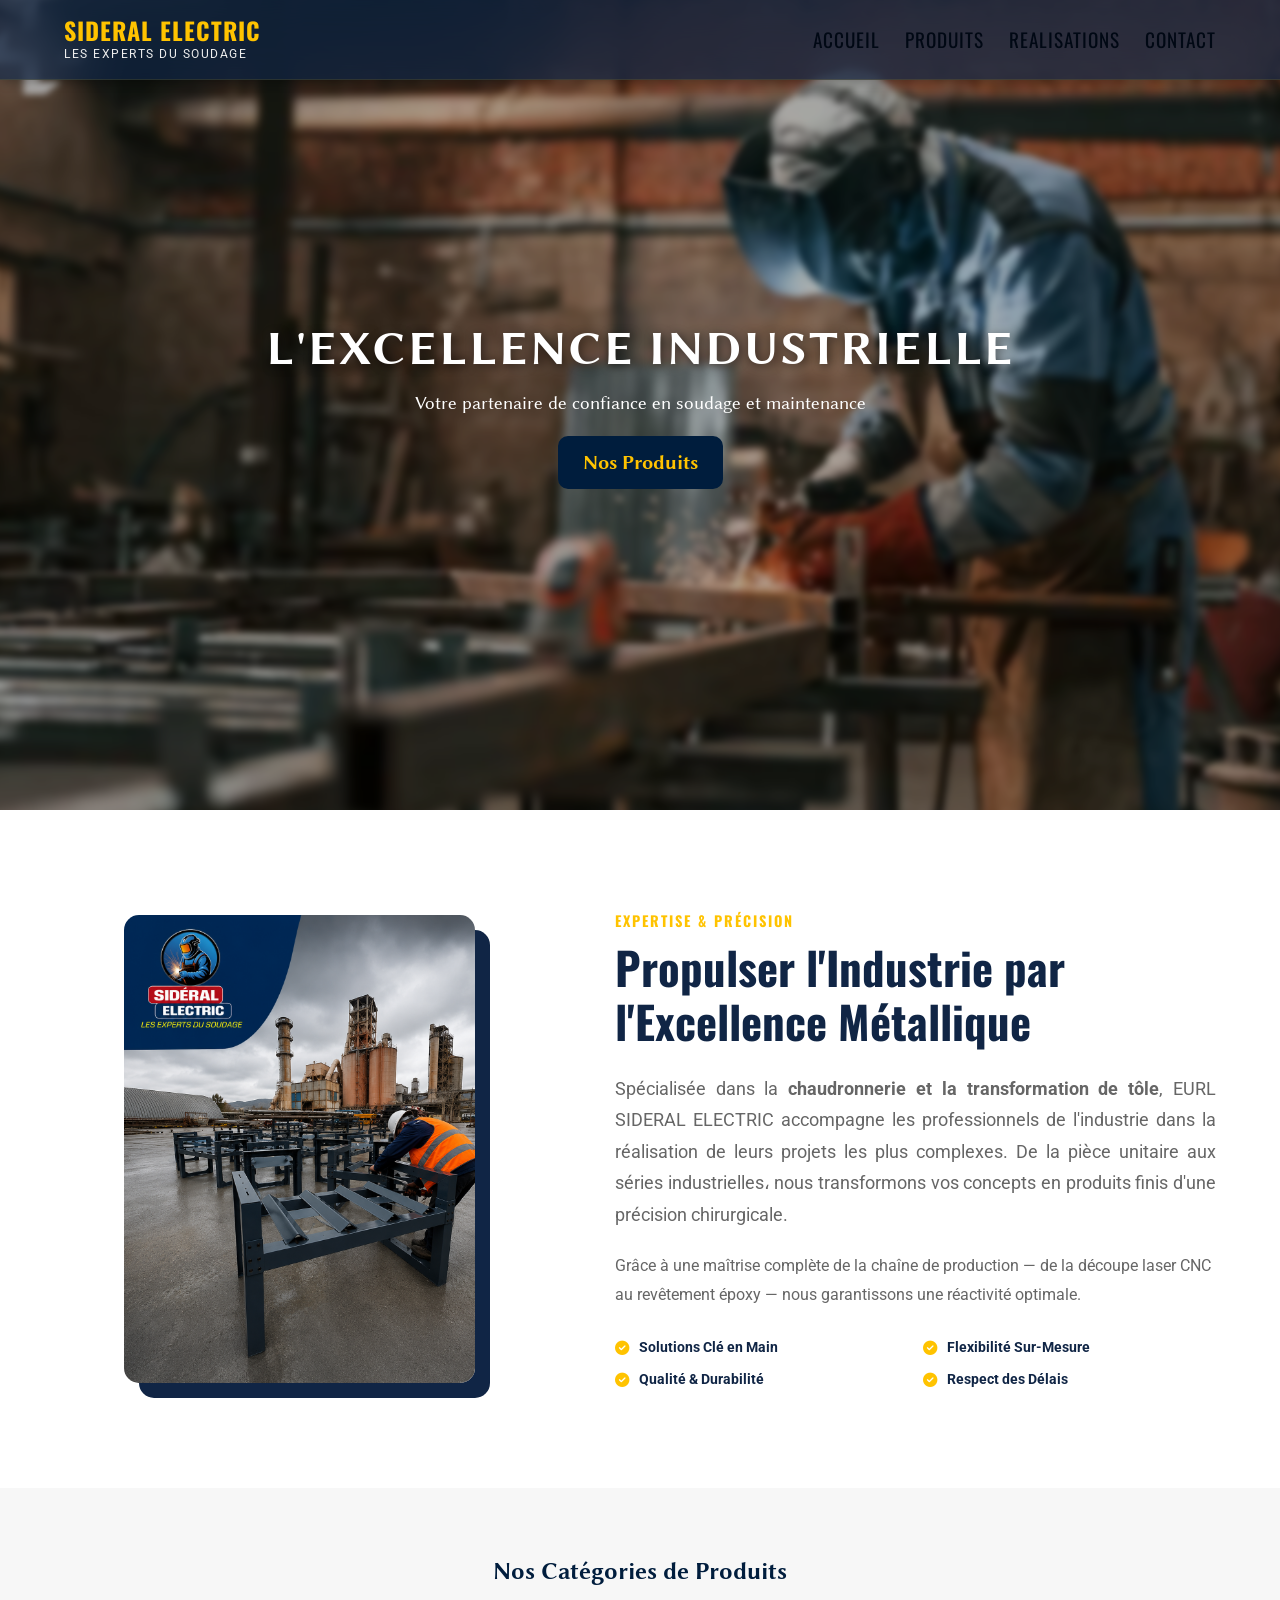
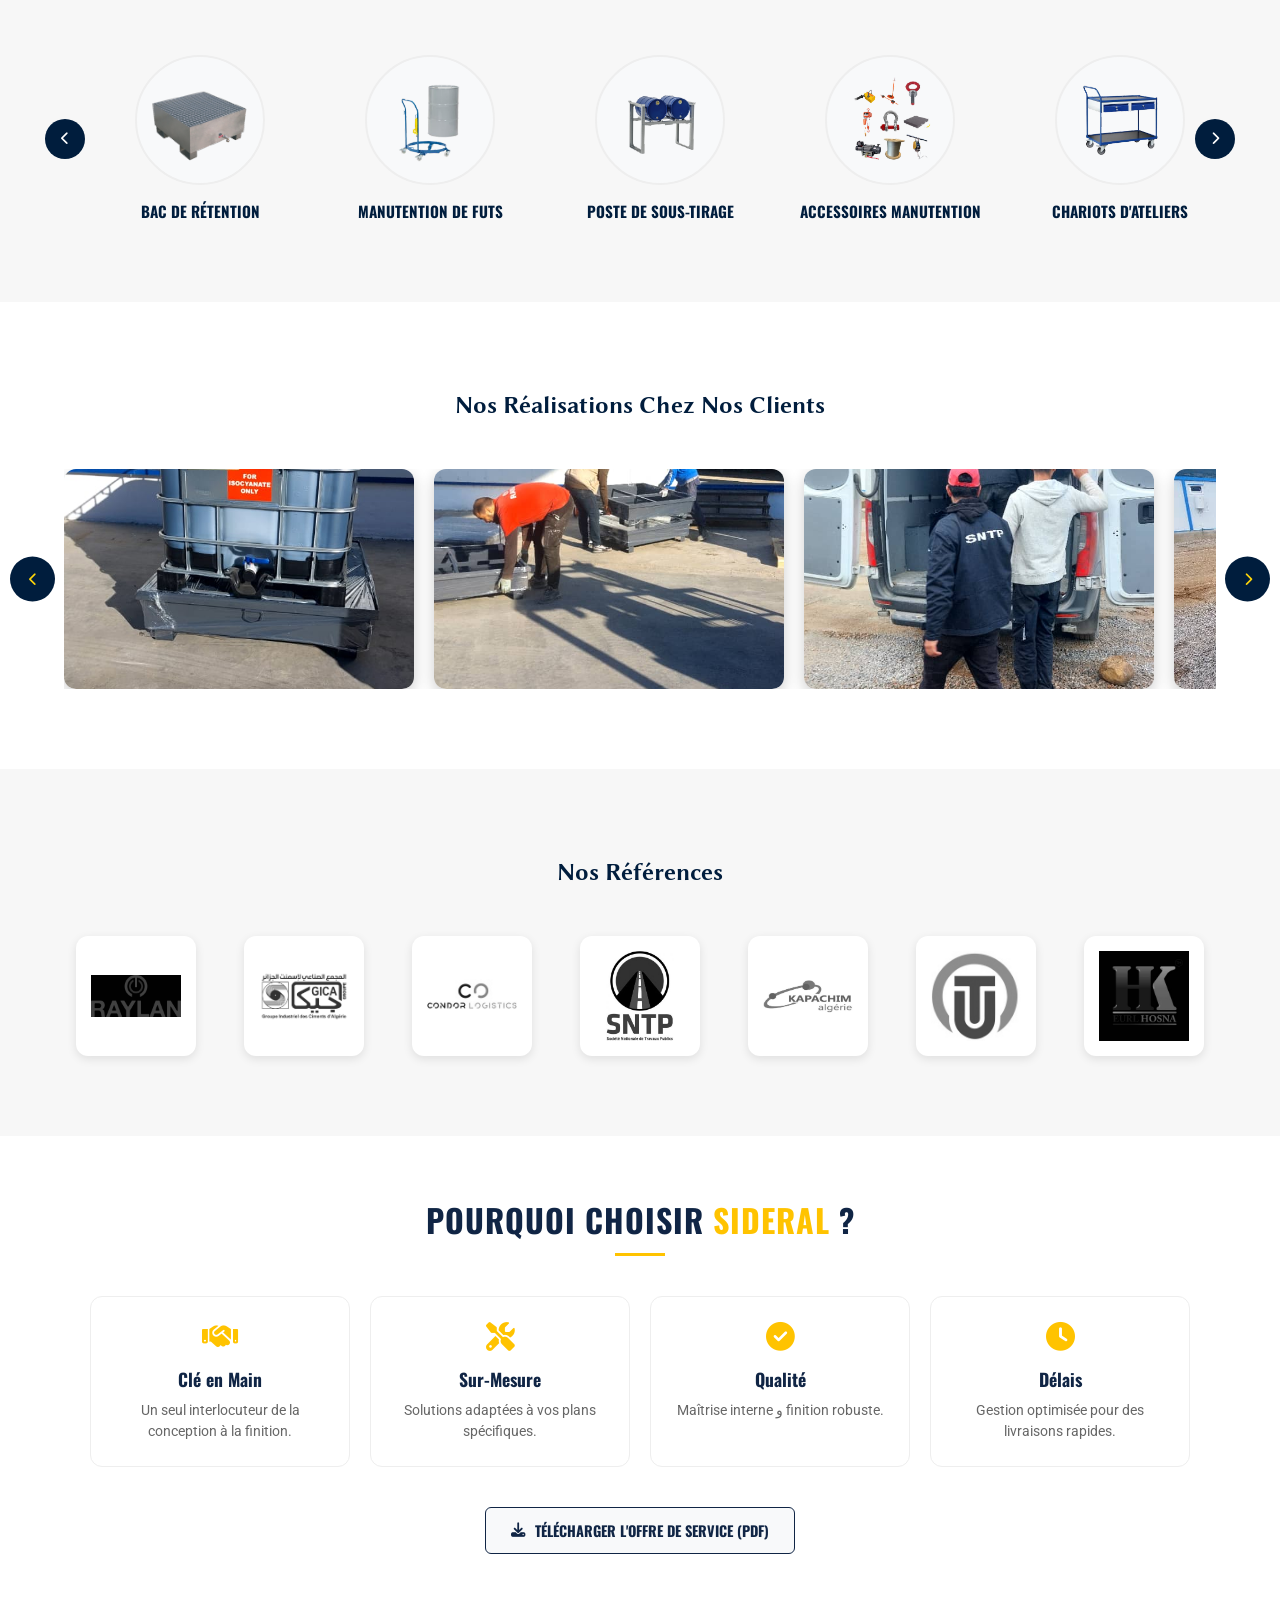
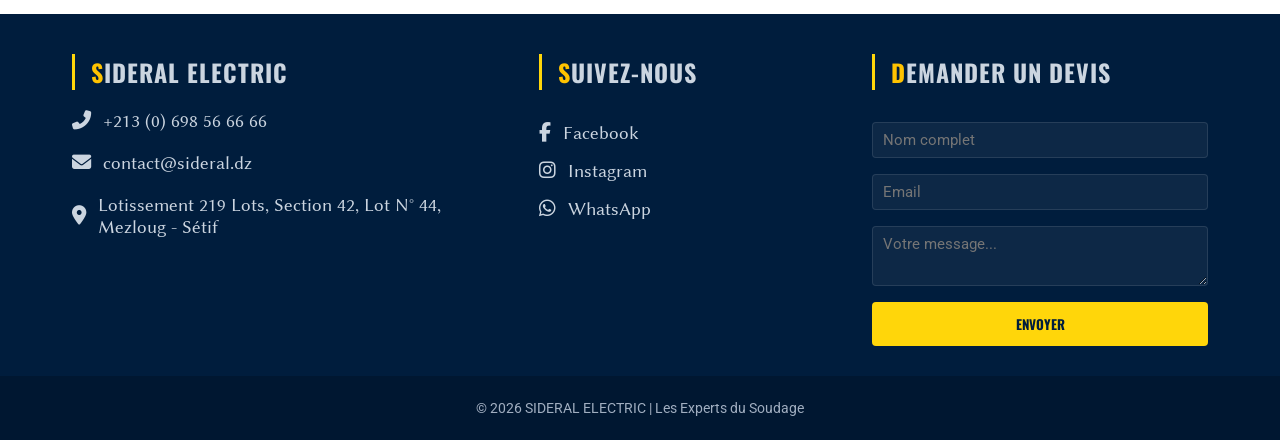
<file: index.html>
<!DOCTYPE html>
<html lang="fr">
<head>
    <meta charset="UTF-8">
    <meta name="viewport" content="width=device-width, initial-scale=1.0">
    <meta name="description" content="Sideral Electric - Experts en solutions de rétention et manutention à Sétif.">
    <title>Sideral Electric | Solutions Industrielles</title>
    <link rel="stylesheet" href="style.css">
    <link href="https://fonts.googleapis.com/css2?family=Roboto:wght@400;700&family=Oswald:wght@500;700&display=swap" rel="stylesheet">
    <link rel="icon" type="image/png" href="logo1.jpg">   
    <link href="https://fonts.googleapis.com/css2?family=Playfair+Display:wght@600;700&display=swap" rel="stylesheet">
  <link href="https://fonts.googleapis.com/css2?family=Bebas+Neue&display=swap" rel="stylesheet">
  <link href="https://fonts.googleapis.com/css2?family=Playfair+Display:wght@700&display=swap" rel="stylesheet">
  <link href="https://fonts.googleapis.com/css2?family=Anton&display=swap" rel="stylesheet">
  <link href="https://fonts.googleapis.com/css2?family=Abril+Fatface&display=swap" rel="stylesheet">
  <link href="https://fonts.googleapis.com/css2?family=League+Spartan:wght@700&display=swap" rel="stylesheet">
<link rel="preconnect" href="https://fonts.googleapis.com">
<link rel="preconnect" href="https://fonts.gstatic.com" crossorigin>
<link href="https://fonts.googleapis.com/css2?family=Bungee&family=Dela+Gothic+One&family=Hanken+Grotesk:ital,wght@0,100..900;1,100..900&family=Libertinus+Sans:ital,wght@0,400;0,700;1,400&family=Sedan+SC&display=swap" rel="stylesheet">
<link rel="stylesheet" href="https://cdnjs.cloudflare.com/ajax/libs/font-awesome/5.15.4/css/all.min.css" />
<link rel="stylesheet" href="https://cdnjs.cloudflare.com/ajax/libs/font-awesome/6.4.0/css/all.min.css">
<link rel="stylesheet" href="https://cdnjs.cloudflare.com/ajax/libs/font-awesome/6.4.0/css/all.min.css">
<link rel="stylesheet" href="https://cdnjs.cloudflare.com/ajax/libs/font-awesome/5.15.4/css/all.min.css" />
<link rel="stylesheet" href="https://cdnjs.cloudflare.com/ajax/libs/font-awesome/5.15.4/css/all.min.css" />

    <link href="https://fonts.googleapis.com/css2?family=Bungee&family=Oswald:wght@700&family=Roboto:wght@400;700&display=swap" rel="stylesheet">
</head>
<body>

<nav>
  <div class="nav-inner">
    
    <div class="logo-text">
      <span class="brand-name">SIDERAL ELECTRIC</span>
      <span class="brand-slogan">LES EXPERTS DU SOUDAGE</span>
    </div>

    <!-- زر الهامبرغر -->
    <div class="hamburger" id="hamburger">
      <span></span>
      <span></span>
      <span></span>
    </div>

    <ul class="nav-links" id="nav-links">
      <li><a href="#home">ACCUEIL</a></li>
      <li><a href="#categories-slider">PRODUITS</a></li>
      <li><a href="#clients-gallery">REALISATIONS</a></li>
      <li><a href="#contact">CONTACT</a></li>
    </ul>

  </div>
</nav>



    <header id="home" class="hero">
    <div class="hero-overlay"></div> <div class="hero-content">
        <h1>L'EXCELLENCE INDUSTRIELLE</h1>
        <p>Votre partenaire de confiance en soudage et maintenance</p><br>
        <div class="hero-btns">
            <a href="#categories-slider" class="work-btn">Nos Produits </a>
       
        </div>
    </div>
</header>

<section id="about" style="padding: 100px 0; background-color: #ffffff;">
    <div style="width: 90%; max-width: 1200px; margin: 0 auto; display: flex; flex-wrap: wrap; align-items: center; gap: 50px;">
        
        <div style="flex: 1; min-width: 350px;">
            <div style="position: relative;">
                <img src="propos.png" alt="Atelier SIDERAL" style="width: 70%; margin-left: 60px; border-radius: 15px; box-shadow: 15px 15px 0px #102545; display: block;">
            </div>
        </div>

        <div style="flex: 1.2; min-width: 350px;">
            <span style="color: #FFC300; font-family: 'Oswald', sans-serif; font-weight: 700; text-transform: uppercase; letter-spacing: 2px; font-size: 0.9rem; display: block; margin-bottom: 10px;">
                Expertise & Précision
            </span>
            <h2 style="color: #102545; font-family: 'Oswald', sans-serif; font-size: 2.8rem; line-height: 1.2; margin-bottom: 25px;">
                Propulser l'Industrie par l'Excellence Métallique
            </h2>
            
            <p style="color: #666; font-size: 1.1rem; line-height: 1.8; margin-bottom: 20px; text-align: justify;">
                Spécialisée dans la <strong>chaudronnerie et la transformation de tôle</strong>, 
                EURL SIDERAL ELECTRIC accompagne les professionnels de l'industrie dans la réalisation 
                de leurs projets les plus complexes. De la pièce unitaire aux séries industrielles، 
                nous transformons vos concepts en produits finis d'une précision chirurgicale.
            </p>

            <p style="color: #666; font-size: 1rem; line-height: 1.8; margin-bottom: 30px;">
                Grâce à une maîtrise complète de la chaîne de production — de la découpe laser CNC 
                au revêtement époxy — nous garantissons une réactivité optimale.
            </p>

            <div style="display: grid; grid-template-columns: 1fr 1fr; gap: 15px;">
                <div style="display: flex; align-items: center; gap: 10px; color: #102545; font-weight: bold; font-size: 0.9rem;">
                    <i class="fas fa-check-circle" style="color: #FFC300;"></i> Solutions Clé en Main
                </div>
                <div style="display: flex; align-items: center; gap: 10px; color: #102545; font-weight: bold; font-size: 0.9rem;">
                    <i class="fas fa-check-circle" style="color: #FFC300;"></i> Flexibilité Sur-Mesure
                </div>
                <div style="display: flex; align-items: center; gap: 10px; color: #102545; font-weight: bold; font-size: 0.9rem;">
                    <i class="fas fa-check-circle" style="color: #FFC300;"></i> Qualité & Durabilité
                </div>
                <div style="display: flex; align-items: center; gap: 10px; color: #102545; font-weight: bold; font-size: 0.9rem;">
                    <i class="fas fa-check-circle" style="color: #FFC300;"></i> Respect des Délais
                </div>
            </div>
        </div>

    </div>
</section>

<section id="categories-slider" class="categories-section">
    <h2 class="section-title">Nos Catégories de Produits</h2>
    
    <div class="slider-container">
        <button class="slider-arrow left" id="cat-prev">
            <i class="fas fa-chevron-left"></i>
        </button>

        <div class="categories-wrapper" id="categories-scroll">
            <a href="BR.html" class="cat-item">
                <div class="icon-box"><img src="BDR.svg" alt="Bac"></div>
                <h3>Bac de rétention</h3>
            </a>
            <a href="products/manutention/index.html" class="cat-item">
                <div class="icon-box"><img src="MDF.svg" alt="Manutention"></div>
                <h3>Manutention de futs</h3>
            </a>
            <a href="pst.html" class="cat-item">
                <div class="icon-box"><img src="PST.svg" alt="Sous-tirage"></div>
                <h3>Poste de sous-tirage</h3>
            </a>
            <a href="products/accessoires/index.html" class="cat-item">
                <div class="icon-box"><img src="AM.svg" alt="Accessoires"></div>
                <h3>Accessoires Manutention</h3>
            </a>
            <a href="chariot.html" class="cat-item">
                <div class="icon-box"><img src="CA.svg" alt="Ateliers"></div>
                <h3>Chariots d'ateliers</h3>
            </a>
            <a href="abri.html" class="cat-item">
                <div class="icon-box"><img src="ABR.svg" alt="Abris"></div>
                <h3>Abris (Fumeur & Bus)</h3>
            </a>
            <a href="rf.html" class="cat-item">
                <div class="icon-box"><img src="rf.svg" alt="Rallonge de Fouches"></div>
                <h3>RALLONGE DE FOUCHES</h3>
            </a>
            <a href="products/barrieres/index.html" class="cat-item">
                <div class="icon-box"><img src="BI.svg" alt="Barrière"></div>
                <h3>Barrière Industrielle</h3>
            </a>
        </div>

        <button class="slider-arrow right" id="cat-next">
            <i class="fas fa-chevron-right"></i>
        </button>
    </div>
</section>

<section id="clients-gallery" class="clients-gallery">
  <h2 class="section-title">Nos Réalisations Chez Nos Clients</h2>

  <div class="gallery-wrapper">
    
    <button class="gallery-arrow left" id="gallery-left">
      <i class="fas fa-chevron-left"></i>
    </button>

    <div class="gallery-scroll" id="gallery-scroll">

      <!-- 30 images -->
      <img src="c1.jpeg" class="gallery-img">
      <img src="c2.jpeg" class="gallery-img">
      <img src="c3.jpeg" class="gallery-img">
      <img src="c4.jpeg" class="gallery-img">
      <img src="c5.jpeg" class="gallery-img">
      <img src="c6.jpeg" class="gallery-img">
      <img src="c7.jpeg" class="gallery-img">
      <img src="c8.jpeg" class="gallery-img">
      <img src="c9.jpeg" class="gallery-img">
      <img src="c10.jpeg" class="gallery-img">
      <img src="c11.jpeg" class="gallery-img">
      <img src="c12.jpeg" class="gallery-img">
      <img src="c13.jpeg" class="gallery-img">
      <img src="c14.jpeg" class="gallery-img">
      <img src="c15.jpeg" class="gallery-img">
      <img src="c16.jpeg" class="gallery-img">
      <img src="c17.jpeg" class="gallery-img">
      <img src="c18.jpeg" class="gallery-img">
      <img src="c19.jpeg" class="gallery-img">
      <img src="c20.jpeg" class="gallery-img">
      <img src="c21.jpeg" class="gallery-img">
      <img src="c22.jpeg" class="gallery-img">
      <img src="c23.jpeg" class="gallery-img">
      <img src="c24.jpeg" class="gallery-img">
      <img src="c25.jpeg" class="gallery-img">
      <img src="c26.jpeg" class="gallery-img">
      <img src="c27.jpeg" class="gallery-img">
      <img src="c28.jpeg" class="gallery-img">
      <img src="c29.jpeg" class="gallery-img">
      <img src="c30.jpeg" class="gallery-img">

    </div>

    <button class="gallery-arrow right" id="gallery-right">
      <i class="fas fa-chevron-right"></i>
    </button>

  </div>
</section><section class="references">
  <h2 class="section-title">Nos Références</h2>

  <div class="logos-grid">
    <img src="l1.jpeg" alt="">
    <img src="l2.jpeg" alt="">
    <img src="l3.jpeg" alt="">
    <img src="l4.jpeg" alt="">
    <img src="l5.jpeg" alt="">
    <img src="l6.jpeg" alt="">
    <img src="l7.jpeg" alt="">
  </div>
</section>


<section id="why-choose-us" style="padding: 60px 0; background-color: #ffffff; font-family: 'Roboto', sans-serif;">
    <div style="width: 90%; max-width: 1100px; margin: 0 auto;">
        
        <div style="text-align: center; margin-bottom: 40px;">
            <h2 style="font-family: 'Oswald', sans-serif; font-size: 2rem; color: #102545; text-transform: uppercase; letter-spacing: 1px; margin-bottom: 10px;">
                Pourquoi choisir <span style="color: #FFC300;">SIDERAL</span> ?
            </h2>
            <div style="width: 50px; height: 3px; background: #FFC300; margin: 0 auto;"></div>
        </div>

        <div style="display: grid; grid-template-columns: repeat(auto-fit, minmax(200px, 1fr)); gap: 20px; margin-bottom: 40px;">
            
            <div style="padding: 25px 15px; border: 1px solid #eee; border-radius: 12px; text-align: center; transition: 0.3s;" onmouseover="this.style.borderColor='#FFC300'; this.style.boxShadow='0 5px 15px rgba(0,0,0,0.05)';" onmouseout="this.style.borderColor='#eee'; this.style.boxShadow='none';">
                <i class="fas fa-handshake" style="font-size: 1.8rem; color: #FFC300; margin-bottom: 15px; display: block;"></i>
                <h3 style="font-family: 'Oswald', sans-serif; font-size: 1.1rem; color: #102545; margin-bottom: 8px;">Clé en Main</h3>
                <p style="font-size: 0.85rem; color: #666; line-height: 1.5; margin: 0;">Un seul interlocuteur de la conception à la finition.</p>
            </div>

            <div style="padding: 25px 15px; border: 1px solid #eee; border-radius: 12px; text-align: center; transition: 0.3s;" onmouseover="this.style.borderColor='#FFC300'; this.style.boxShadow='0 5px 15px rgba(0,0,0,0.05)';" onmouseout="this.style.borderColor='#eee'; this.style.boxShadow='none';">
                <i class="fas fa-tools" style="font-size: 1.8rem; color: #FFC300; margin-bottom: 15px; display: block;"></i>
                <h3 style="font-family: 'Oswald', sans-serif; font-size: 1.1rem; color: #102545; margin-bottom: 8px;">Sur-Mesure</h3>
                <p style="font-size: 0.85rem; color: #666; line-height: 1.5; margin: 0;">Solutions adaptées à vos plans spécifiques.</p>
            </div>

            <div style="padding: 25px 15px; border: 1px solid #eee; border-radius: 12px; text-align: center; transition: 0.3s;" onmouseover="this.style.borderColor='#FFC300'; this.style.boxShadow='0 5px 15px rgba(0,0,0,0.05)';" onmouseout="this.style.borderColor='#eee'; this.style.boxShadow='none';">
                <i class="fas fa-check-circle" style="font-size: 1.8rem; color: #FFC300; margin-bottom: 15px; display: block;"></i>
                <h3 style="font-family: 'Oswald', sans-serif; font-size: 1.1rem; color: #102545; margin-bottom: 8px;">Qualité</h3>
                <p style="font-size: 0.85rem; color: #666; line-height: 1.5; margin: 0;">Maîtrise interne و finition robuste.</p>
            </div>

            <div style="padding: 25px 15px; border: 1px solid #eee; border-radius: 12px; text-align: center; transition: 0.3s;" onmouseover="this.style.borderColor='#FFC300'; this.style.boxShadow='0 5px 15px rgba(0,0,0,0.05)';" onmouseout="this.style.borderColor='#eee'; this.style.boxShadow='none';">
                <i class="fas fa-clock" style="font-size: 1.8rem; color: #FFC300; margin-bottom: 15px; display: block;"></i>
                <h3 style="font-family: 'Oswald', sans-serif; font-size: 1.1rem; color: #102545; margin-bottom: 8px;">Délais</h3>
                <p style="font-size: 0.85rem; color: #666; line-height: 1.5; margin: 0;">Gestion optimisée pour des livraisons rapides.</p>
            </div>
        </div>

        <div style="text-align: center;">
            <a href="OFFRE_DE_SERVICE_SIDERAL.pdf" download 
               style="display: inline-flex; align-items: center; gap: 10px; background: #f8f9fa; color: #102545; padding: 12px 25px; text-decoration: none; border: 1px solid #102545; border-radius: 6px; font-weight: 700; font-family: 'Oswald', sans-serif; transition: 0.3s; font-size: 0.9rem;"
               onmouseover="this.style.background='#102545'; this.style.color='#fff';"
               onmouseout="this.style.background='#f8f9fa'; this.style.color='#102545';">
                <i class="fas fa-download"></i>
                TÉLÉCHARGER L'OFFRE DE SERVICE (PDF)
            </a>
        </div>

    </div>
</section>


<footer id="contact">
    <div class="f-item-con">
        <div class="app-info">
            <span class='app-name'>
                <span class='app-initial'>S</span>IDERAL ELECTRIC
            </span>
            
            <p class="contact-detail">
                <a href="tel:+213770733173"> <i class="fas fa-phone-alt"></i> +213 (0) 698 56 66 66</a>
            </p>
            <p class="contact-detail">
                <a href="mailto:contact@sideral.dz"> <i class="fas fa-envelope"></i> contact@sideral.dz</a>
            </p>
            <p class="contact-detail">
                <a href="#" target="_blank">
                    <i class="fas fa-map-marker-alt"></i> 
                    <span>Lotissement 219 Lots, Section 42, Lot N° 44, Mezloug - Sétif</span>
                </a>
            </p>
        </div>

        <div class="help-sec">
            <div class="footer-title"><span class="app-initial">S</span>uivez-nous</div>
            <ul class="social-links">
                <li><a href="https://www.facebook.com/profile.php?id=61576824089586&rdid=YzwbEfD4jLAZEDbF&share_url=https%3A%2F%2Fwww.facebook.com%2Fshare%2F18KRaZ8fkn%2F#"><i class="fab fa-facebook-f"></i> Facebook</a></li>
                <li><a href="#"><i class="fab fa-instagram"></i> Instagram</a></li>
                <li>
            <a href="https://wa.me/213770733173" target="_blank" class="wa-footer">
                <i class="fab fa-whatsapp"></i> WhatsApp
            </a>
        </li>
            </ul>
        </div>

        <div class="g-i-t">
            <div class="footer-title"><span class="app-initial">D</span>emander un Devis</div>
            <form id="contact-form" action="https://formspree.io/f/xwprdwzr" method="post">
                <input type="text" name="name" class="g-inp" placeholder='Nom complet' required />
                <input type="email" name="email" class="g-inp" placeholder='Email' required />
                <textarea name="message" class="g-inp" placeholder='Votre message...' style="height: 60px;"></textarea>
                <button type="submit" class="worrk-btn">Envoyer</button>
            </form>
        </div>
    </div>

    <div class="cr-con">
        <p>© <span id="year"></span> SIDERAL ELECTRIC | Les Experts du Soudage</p>
    </div>
</footer>









<button onclick="topFunction()" id="myBtn" title="Go to top">↑</button>

<style>
  #myBtn {
    display: none; /* Caché par défaut */
    position: fixed;
    bottom: 30px;
    right: 30px;
    width: 50px;
    height: 50px;
    z-index: 1001; /* Doit être au-dessus de la nav (z-index 1000) */
    
    /* Style Palette Sideral */
    background-color: var(--darkyellow); /* Jaune Sideral */
    color: var(--darkblue); /* Texte Bleu Foncé */
    border: 2px solid var(--darkblue);
    
    font-family: "Libertinus Sans", serif;
    font-size: 24px;
    font-weight: bold;
    cursor: pointer;
    border-radius: 50%; /* Cercle parfait */
    
    /* Effets */
    box-shadow: 0 4px 15px rgba(0, 0, 0, 0.3);
    transition: all 0.3s ease;
    opacity: 0.9;
    outline: none;



    /* الإعدادات الموجودة مسبقاً لديك */
    opacity: 0;
    visibility: hidden;
    transition: opacity 0.4s ease, visibility 0.4s ease, transform 0.3s ease;
}

/* أضف هذا الكلاس للتحكم في الظهور عبر JS */
#myBtn.show {
    opacity: 1;
    visibility: visible;
}

  

  #myBtn:hover {
    background-color: var(--darkblue); /* Inversion au survol */
    color: var(--darkyellow);
    border: 2px solid var(--darkyellow);
    transform: translateY(-5px); /* Petit bond vers le haut */
    opacity: 1;
  }
</style>

<script>
  // On récupère le bouton
  const mybutton = document.getElementById("myBtn");

  // On écoute le scroll
  window.onscroll = function() {scrollFunction()};

  function scrollFunction() {
    // Apparaît après 300px de scroll pour ne pas gêner au début
    if (document.body.scrollTop > 300 || document.documentElement.scrollTop > 300) {
      mybutton.style.display = "block";
    } else {
      mybutton.style.display = "none";
    }
  }

  // Animation fluide vers le haut
  function topFunction() {
    window.scrollTo({
      top: 0,
      behavior: 'smooth' // Scroll doux au lieu d'un saut brusque
    });
  }
</script>


<script>
  const hamburger = document.getElementById("hamburger");
  const navLinks = document.getElementById("nav-links");
  const links = document.querySelectorAll(".nav-links a");

  hamburger.addEventListener("click", () => {
    hamburger.classList.toggle("active");
    navLinks.classList.toggle("active");
  });

  links.forEach(link => {
    link.addEventListener("click", () => {
      hamburger.classList.remove("active");
      navLinks.classList.remove("active");
    });
  });
</script>

    <script src="script.js"></script>


    <div id="lightbox" class="lightbox">
  <span class="close">&times;</span>
  <img class="lightbox-img" id="lightbox-img">

  <div class="lightbox-nav">
    <span id="prev">&#10094;</span>
    <span id="next">&#10095;</span>
  </div>
</div>
</body>
</html>
</file>
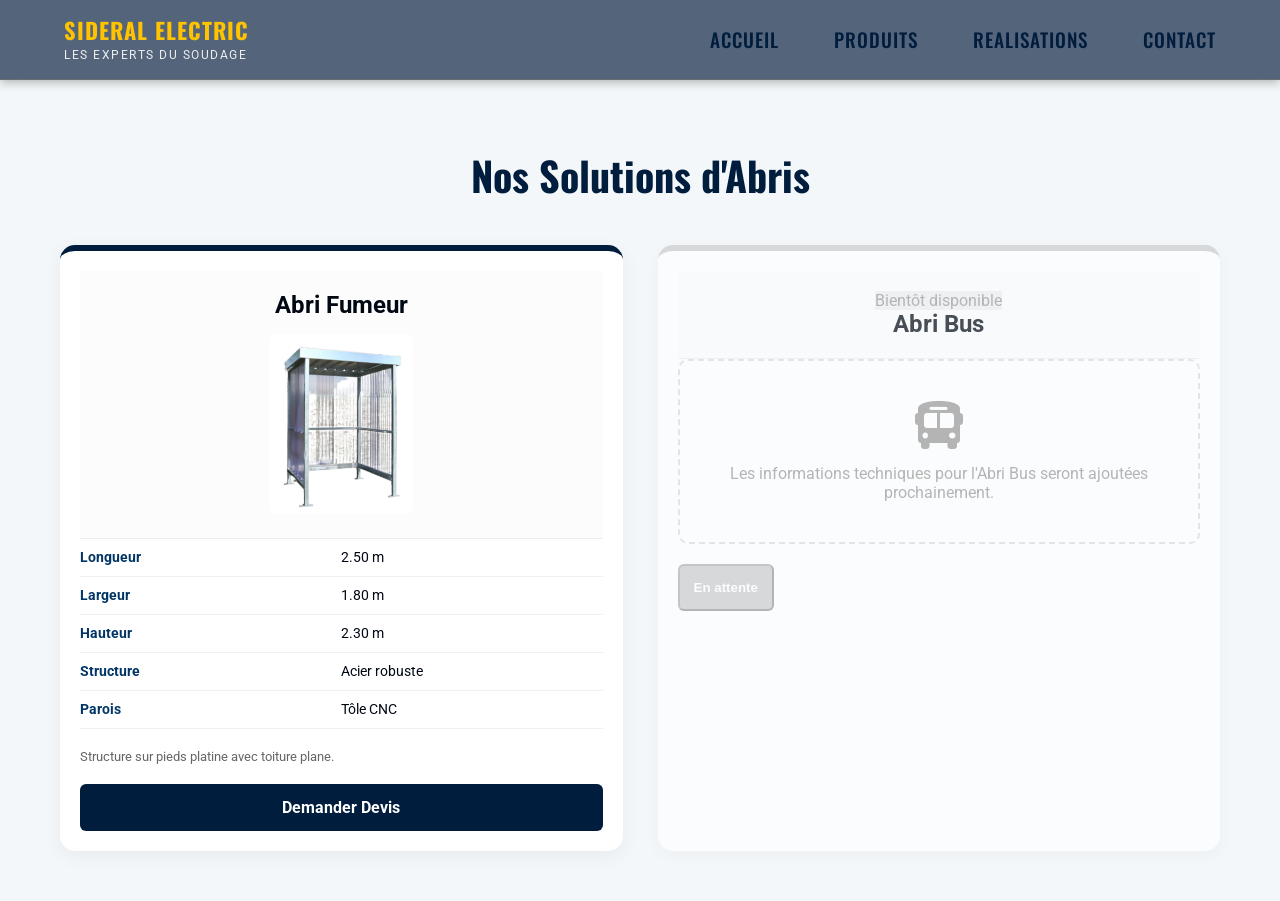
<file: abri.html>
<!DOCTYPE html>
<html lang="fr">
<head>
    <meta charset="UTF-8">
    <meta name="viewport" content="width=device-width, initial-scale=1.0">
    <title>Nos Abris | SIDERAL ELECTRIC</title>
    <link rel="stylesheet" href="style.css">
    <link rel="stylesheet" href="https://cdnjs.cloudflare.com/ajax/libs/font-awesome/6.0.0/css/all.min.css">
    <link href="https://fonts.googleapis.com/css2?family=Roboto:wght@400;700&family=Oswald:wght@500;700&display=swap" rel="stylesheet">

    <style>

        /* =========================================
   1. الأساسيات وتنسيق الجسم (Body)
   ========================================= */
body {
    margin: 0;
    padding: 0;
    padding-top: 75px; /* مساحة لضمان عدم اختفاء المحتوى تحت النافبار */
    font-family: 'Roboto', sans-serif;
    background-color: #f4f7f9;
}

/* =========================================
   2. تنسيق شريط التنقل (Navbar) 
   ========================================= */
/* --- Navbar Fix --- */
        .main-nav {
            position: fixed;
            top: 0;
            left: 0;
            width: 100%;
            height: 80px;
             background: rgba(16, 37, 69, 0.7); /* Fond --black avec transparence */
            backdrop-filter: blur(10px);
            z-index: 1000;
            display: flex;
            align-items: center;
            box-shadow: 0 2px 15px rgba(0,0,0,0.2);
        }

        .nav-container {
            display: flex;
            justify-content: space-between;
            align-items: center;
            width: 90%;
            max-width: 1200px;
            margin: 0 auto;
        }

        .logo a { display: flex; align-items: center; text-decoration: none; gap: 12px; }
        .logo img { height: 55px; border-radius: 5px; }
        .logo-text { display: flex; flex-direction: column; }
        .brand-name { color: #FFC300; font-family: 'Oswald', sans-serif; font-weight: 700; font-size: 1.4rem; line-height: 1.2; }
        .slogan { color: #FFC300; font-size: 0.7rem; letter-spacing: 1px; }

        .nav-links { display: flex; list-style: none; gap: 30px; }
        .nav-links a { color: #001D3D; text-decoration: none;   font-family: 'Oswald', sans-serif; font-weight: 500; text-transform: uppercase; transition: 0.3s; }
        .nav-links a:hover { color: #FFC300; }




/* =========================================
   3. المسار البسيط (Breadcrumb)
   ========================================= */
 .breadcrumb { padding: 20px 5%; background: #fff; font-size: 14px; color: #666; border-bottom: 1px solid #eee; }
        .breadcrumb a { color: #003566; text-decoration: none; font-weight: bold; }
        
/* =========================================
   4. هيكل الكروت (Grid & Cards)
   ========================================= */
.section-title {
    text-align: center;
    color: #001D3D;
    font-family: 'Oswald', sans-serif;
    font-size: 2.5rem;
    margin-bottom: 40px;
    padding-top: 70px;
}

.abris-grid {
    display: grid;
    grid-template-columns: repeat(auto-fit, minmax(320px, 1fr));
    gap: 35px;
    max-width: 1200px;
    margin: 0 auto 50px;
    padding: 0 20px;
}

.abri-card {
    padding: 20px;
    background: #ffffff;
    border-radius: 15px;
    overflow: hidden;
    box-shadow: 0 5px 20px rgba(0,0,0,0.05);
    border-top: 6px solid #001D3D;
    transition: transform 0.3s ease;
}

.abri-card:hover {
    transform: translateY(-5px);
}

.abri-header {
    background: #fcfcfc;
    padding: 20px;
    text-align: center;
    border-bottom: 1px solid #eee;
}
/* تنسيق الصورة المضافة */
.abri-image-container {
    margin-top: 15px;
    width: 100%;
    text-align: center;
}

.abri-img-main {
    max-width: 100%;
    height: 180px; /* يمكنك تعديل الارتفاع حسب رغبتك */
    object-fit: contain; /* لضمان عدم تمدد الصورة بشكل خاطئ */
    border-radius: 8px;
}


/* =========================================
   5. الجداول التقنية والأزرار
   ========================================= */
.mini-specs {
    width: 100%;
    border-collapse: collapse;
    margin-bottom: 20px;
}

.mini-specs td {
    padding: 10px 0;
    border-bottom: 1px solid #f0f0f0;
    font-size: 0.9rem;
}

.mini-specs td:first-child {
    font-weight: bold;
    color: #003566;
    width: 50%;
}

.btn-details {
    display: block;
    text-align: center;
    background: #001D3D;
    color: #ffffff !important;
    padding: 14px;
    text-decoration: none !important;
    border-radius: 6px;
    font-weight: bold;
    transition: 0.3s ease;
}

.btn-details:hover {
    background: #FFC300;
    color: #001D3D !important;
}

/* حالة القسم الفارغ (Abri Bus) */
.empty-card { border-top-color: #ccc; opacity: 0.7; }
.empty-content {
    text-align: center;
    padding: 40px 20px;
    color: #999;
    border: 2px dashed #ddd;
    border-radius: 10px;
    margin-bottom: 20px;
}
</style>
</head>
<body>
<nav>
  <div class="nav-inner">
    
    <div class="logo-text">
      <span class="brand-name">SIDERAL ELECTRIC</span>
      <span class="brand-slogan">LES EXPERTS DU SOUDAGE</span>
    </div>

    <!-- زر الهامبرغر -->
    <div class="hamburger" id="hamburger">
      <span></span>
      <span></span>
      <span></span>
    </div>

    <ul class="nav-links" id="nav-links">
    <li><a href="index.html#home">ACCUEIL</a></li>
      <li><a href="index.html#categories-slider">PRODUITS</a></li>
      <li><a href="index.html#clients-gallery">REALISATIONS</a></li>
      <li><a href="index.html#contact">CONTACT</a></li>
    </ul>

  </div>
</nav>




<h1 class="section-title">Nos Solutions d'Abris</h1>

<div class="abris-grid">
    
   <div class="abri-card">
    <div class="abri-header">
        <h2>Abri Fumeur</h2>
        <div class="abri-image-container">
            <img src="af.png" alt="Abri Fumeur SIDERAL" class="abri-img-main">
        </div>
    </div>
    <div class="abri-body">
        <table class="mini-specs">
            <tr><td>Longueur</td><td>2.50 m</td></tr>
            <tr><td>Largeur</td><td>1.80 m</td></tr>
            <tr><td>Hauteur</td><td>2.30 m</td></tr>
            <tr><td>Structure</td><td>Acier robuste</td></tr>
            <tr><td>Parois</td><td>Tôle CNC</td></tr>
        </table>
        <p style="font-size: 0.8rem; color: #666; margin-bottom: 20px;">Structure sur pieds platine avec toiture plane.</p>
        <a href="index.html#contact" class="btn-details">Demander Devis</a>
    </div>
</div>

    <div class="abri-card empty-card">
        <div class="abri-header">
            <span class="tag-status" style="background: #eee; color: #999;">Bientôt disponible</span>
            <h2>Abri Bus</h2>
        </div>
        <div class="abri-body">
            <div class="empty-content">
                <i class="fas fa-bus" style="font-size: 3rem; margin-bottom: 15px;"></i>
                <p>Les informations techniques pour l'Abri Bus seront ajoutées prochainement.</p>
            </div>
            <button class="btn-details" style="background: #ccc; cursor: not-allowed;" disabled>En attente</button>
        </div>
    </div>

</div>

</body>
</html>
</file>
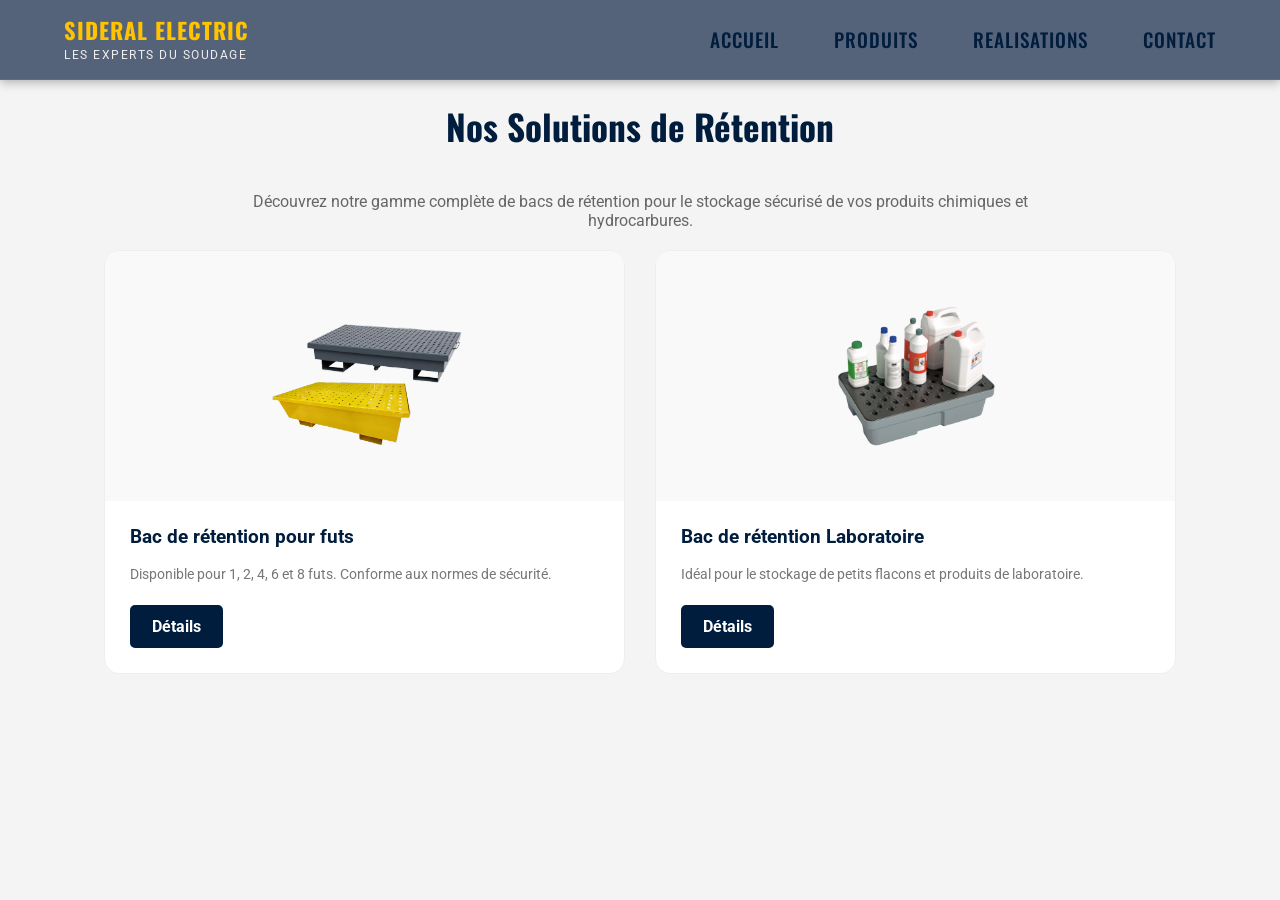
<file: BR.html>
<!DOCTYPE html>
<html lang="fr">
<head>
    <meta charset="UTF-8">
    <meta name="viewport" content="width=device-width, initial-scale=1.0">
    <title>Bac de Rétention de Fûts | SIDERAL ELECTRIC</title>
    <link rel="stylesheet" href="style.css">
    <link rel="stylesheet" href="https://cdnjs.cloudflare.com/ajax/libs/font-awesome/6.0.0/css/all.min.css">
    <link href="https://fonts.googleapis.com/css2?family=Roboto:wght@400;700&family=Oswald:wght@500;700&display=swap" rel="stylesheet">

    <style>
        /* --- Navbar Fix --- */
        .main-nav {
            position: fixed;
            top: 0;
            left: 0;
            width: 100%;
            height: 80px;
             background: rgba(16, 37, 69, 0.7); /* Fond --black avec transparence */
            backdrop-filter: blur(10px);
            z-index: 1000;
            display: flex;
            align-items: center;
            box-shadow: 0 2px 15px rgba(0,0,0,0.2);
        }

        .nav-container {
            display: flex;
            justify-content: space-between;
            align-items: center;
            width: 90%;
            max-width: 1200px;
            margin: 0 auto;
        }

        .logo a { display: flex; align-items: center; text-decoration: none; gap: 12px; }
        .logo img { height: 55px; border-radius: 5px; }
        .logo-text { display: flex; flex-direction: column; }
        .brand-name { color: #FFC300; font-family: 'Oswald', sans-serif; font-weight: 700; font-size: 1.4rem; line-height: 1.2; }
        .slogan { color: #FFC300; font-size: 0.7rem; letter-spacing: 1px; }

        .nav-links { display: flex; list-style: none; gap: 30px; }
        .nav-links a { color: #001D3D; text-decoration: none;   font-family: 'Oswald', sans-serif; font-weight: 500; text-transform: uppercase; transition: 0.3s; }
        .nav-links a:hover { color: #FFC300; }




        /* --- Page Layout --- */
        body { padding-top: 80px; font-family: 'Roboto', sans-serif; margin: 0; background: #f4f4f4; }
        
        .breadcrumb { padding: 20px 5%; background: #fff; font-size: 14px; color: #666; border-bottom: 1px solid #eee; }
        .breadcrumb a { color: #003566; text-decoration: none; font-weight: bold; }
        
        .sub-category-page { padding: 50px 5%; }
        .section-title { color: #001D3D; font-size: 2.2rem; margin-bottom: 40px; text-align: center; font-family: 'Oswald', sans-serif; }

        .grid-container { 
            display: grid; 
            grid-template-columns: repeat(auto-fit, minmax(350px, 1fr)); 
            gap: 30px; 
            max-width: 1200px; 
            margin: 0 auto; 
        }

        .spec-card { 
            background: #fff; 
            border-radius: 15px; 
            padding: 25px; 
            box-shadow: 0 5px 15px rgba(0,0,0,0.05);
            border-top: 5px solid #001D3D;
            transition: 0.3s;
        }
        .spec-card:hover { transform: translateY(-10px); }
        .spec-card h2 { color: #001D3D; font-size: 1.4rem; margin-bottom: 15px; border-bottom: 2px solid #FFC300; padding-bottom: 10px; }
        .spec-card img { width: 100%; height: 200px; object-fit: contain; margin-bottom: 15px; }
        
        .specs-list { width: 100%; border-collapse: collapse; margin-bottom: 20px; }
        .specs-list td { padding: 12px 0; border-bottom: 1px solid #eee; font-size: 0.95rem; color: #333; }
        .specs-list td:first-child { font-weight: bold; color: #003566; width: 55%; }

        .btn-quote { 
            display: block; 
            text-align: center; 
            background: #001D3D; 
            color: #fff; 
            padding: 12px; 
            text-decoration: none; 
            border-radius: 5px; 
            font-weight: bold;
            transition: 0.3s;
        }
        .btn-quote:hover { background: #FFC300; color: #001D3D; }

        @media (max-width: 768px) {
            .nav-links { display: none; } /* يفضل إضافة جافاسكريبت للهامبرغر لاحقاً */
            .grid-container { grid-template-columns: 1fr; }
        }
    </style>
</head>
<body>

<nav>
  <div class="nav-inner">
    
    <div class="logo-text">
      <span class="brand-name">SIDERAL ELECTRIC</span>
      <span class="brand-slogan">LES EXPERTS DU SOUDAGE</span>
    </div>

    <!-- زر الهامبرغر -->
    <div class="hamburger" id="hamburger">
      <span></span>
      <span></span>
      <span></span>
    </div>

    <ul class="nav-links" id="nav-links">
    <li><a href="index.html#home">ACCUEIL</a></li>
      <li><a href="index.html#categories-slider">PRODUITS</a></li>
      <li><a href="index.html#clients-gallery">REALISATIONS</a></li>
      <li><a href="index.html#contact">CONTACT</a></li>
    </ul>

  </div>
</nav>
<style>



/*********************************BR PAGE****************************************/
/* تنسيق صفحة الفئة */
.category-display {
    padding: 60px 5%;
    max-width: 1200px;
    margin: 0 auto;
    text-align: center;
      padding-top: 20px; /* لإفساح المجال للنافبار */

}

.category-description {
  padding-top: 0px; 
    font-family: 'Roboto', sans-serif;
    color: #666;
    margin-bottom: 20px;
    max-width: 800px;
    margin-left: auto;
    margin-right: auto;
}

/* شبكة المنتجات */
.products-grid {
    display: grid;
    grid-template-columns: repeat(auto-fit, minmax(300px, 1fr));
    gap: 30px;
}

.product-card {
    background: #fff;
    border: 1px solid #eee;
    border-radius: 15px;
    overflow: hidden;
    transition: 0.3s;
    display: flex;
    flex-direction: column;
}

.product-card:hover {
    transform: translateY(-10px);
    box-shadow: 0 15px 30px rgba(0,0,0,0.1);
}

.product-img {
    width: 100%;
    height: 250px;       /* زدنا الارتفاع من 250px إلى 320px ليعطي مساحة أكبر للصورة */
    background: #f9f9f9;
    padding: 0px;       /* قللنا الهوامش من 20px إلى 10px لإعطاء مساحة أكبر للمنتج */
    display: flex;       /* لضمان توسط الصورة تماماً */
    align-items: center;
    justify-content: center;
    overflow: hidden;
}

.product-img img {
    width: 120%;        /* تجعل الصورة تأخذ العرض الكامل المتاح */
    height: 120%;       /* تجعل الصورة تأخذ الارتفاع الكامل المتاح */
    object-fit: contain; /* تضمن ظهور المنتج كاملاً بدون قص مع تكبيره لأقصى حد ممكن */
    transition: transform 0.5s ease; /* لإضافة حركة زووم عند التمرير */
}

/* حركة إضافية: زووم خفيف على الصورة عند تمرير الماوس على البطاقة */
.product-card:hover .product-img img {
    transform: scale(1.08);
}

.product-info {
    padding: 25px;
    text-align: left;
}

.product-info h3 {
    font-family: 'Roboto', sans-serif;
    color: var(--darkblue);
    margin-bottom: 15px;
}

.product-info p {
    font-size: 14px;
    color: #777;
    margin-bottom: 20px;
    line-height: 1.6;
}

/* زر التفاصيل */
.btn-details {
    display: inline-block;
    padding: 10px 20px;
    background: var(--darkblue);
    color: #fff;
    text-decoration: none;
    border-radius: 5px;
    font-weight: bold;
    transition: 0.3s;
    border: 2px solid var(--darkblue);
}

.btn-details:hover {
    background: transparent;
    color: var(--darkblue);
}

</style>

    <section class="category-display">
        <h1 class="section-title">Nos Solutions de Rétention</h1>
        <p class="category-description">Découvrez notre gamme complète de bacs de rétention pour le stockage sécurisé de vos produits chimiques et hydrocarbures.</p>

        <div class="products-grid">
            <div class="product-card">
                <div class="product-img">
                    <img src="br1.svg" alt="Bac de rétention pour futs">
                </div>
                <div class="product-info">
                    <h3>Bac de rétention pour futs</h3>
                    <p>Disponible pour 1, 2, 4, 6 et 8 futs. Conforme aux normes de sécurité.</p>
                    <a href="prod1.html" class="btn-details">Détails</a>
                </div>
            </div>

            <div class="product-card">
                <div class="product-img">
                    <img src="br2.svg" alt="Bac de rétention laboratoire">
                </div>
                <div class="product-info">
                    <h3>Bac de rétention Laboratoire</h3>
                    <p>Idéal pour le stockage de petits flacons et produits de laboratoire.</p>
                    <a href="prod2.html" class="btn-details">Détails</a>
                </div>
            </div>
        </div>
    </section>

</body>
</html>
</file>
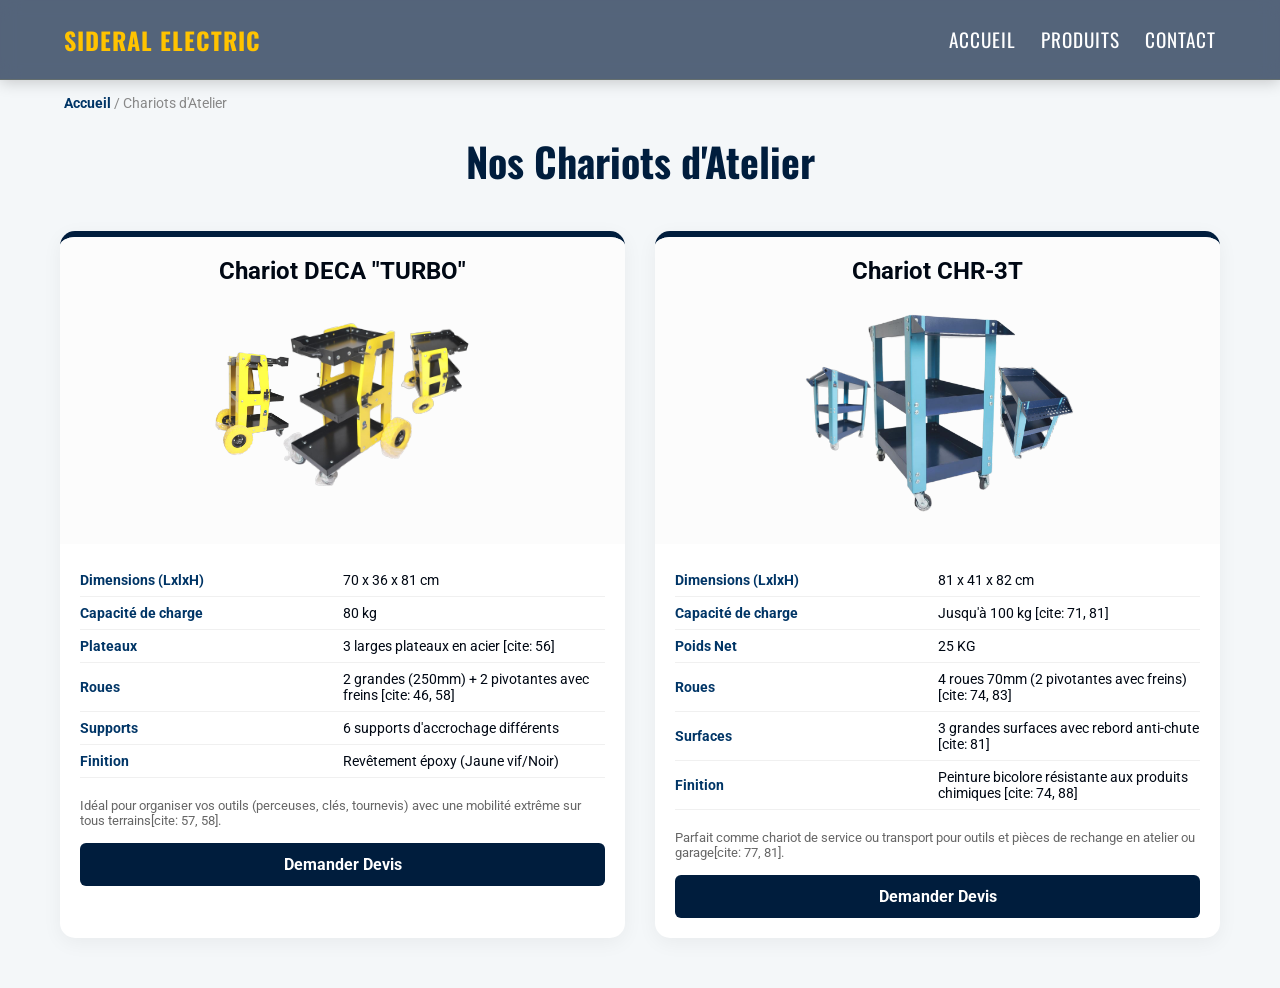
<file: chariot.html>
<!DOCTYPE html>
<html lang="fr">
<head>
    <meta charset="UTF-8">
    <meta name="viewport" content="width=device-width, initial-scale=1.0">
    <title>Chariots d'Atelier | SIDERAL ELECTRIC</title>
    <link rel="stylesheet" href="style.css">
    <link rel="stylesheet" href="https://cdnjs.cloudflare.com/ajax/libs/font-awesome/6.0.0/css/all.min.css">
    <link href="https://fonts.googleapis.com/css2?family=Roboto:wght@400;700&family=Oswald:wght@500;700&display=swap" rel="stylesheet">

    <style>
        /* الأساسيات والنافبار (نفس النمط السابق لضمان التناسق) */
        body { margin: 0; padding: 0; padding-top: 75px; font-family: 'Roboto', sans-serif; background-color: #f4f7f9; }
        nav { position: fixed; top: 0; left: 0; width: 100%; height: 80px; background: rgba(16, 37, 69, 0.7); backdrop-filter: blur(10px); z-index: 1000; display: flex; justify-content: center; align-items: center; box-shadow: 0 2px 15px rgba(0,0,0,0.2); }
        .nav-inner { width: 90%; max-width: 1200px; display: flex; justify-content: space-between; align-items: center; }
        .brand-name { font-family: 'Oswald', sans-serif; font-size: 1.5rem; font-weight: 700; color: #FFC300; text-decoration: none; }
        .nav-links { display: flex; list-style: none; }
        .nav-links a { font-family: 'Oswald', sans-serif; color: #fff; margin-left: 25px; text-decoration: none; transition: 0.3s; }
        .nav-links a:hover { color: #FFC300; }

        /* تنسيق المحتوى */
        .simple-breadcrumb { padding: 20px 5%; font-size: 14px; color: #888; }
        .simple-breadcrumb a { text-decoration: none; color: #003566; font-weight: bold; }
        .section-title { text-align: center; color: #001D3D; font-family: 'Oswald', sans-serif; font-size: 2.5rem; margin-bottom: 40px; }

        .abris-grid { display: grid; grid-template-columns: repeat(auto-fit, minmax(350px, 1fr)); gap: 30px; max-width: 1200px; margin: 0 auto 50px; padding: 0 20px; }
        .abri-card { background: #fff; border-radius: 15px; box-shadow: 0 5px 20px rgba(0,0,0,0.05); border-top: 6px solid #001D3D; overflow: hidden; display: flex; flex-direction: column; }
        .abri-header { padding: 20px; text-align: center; background: #fcfcfc; }
        .abri-img-main { max-width: 100%; height: 220px; object-fit: contain; margin-top: 15px; }
        .abri-body { padding: 20px; flex-grow: 1; }
        
        .mini-specs { width: 100%; border-collapse: collapse; margin-bottom: 20px; }
        .mini-specs td { padding: 8px 0; border-bottom: 1px solid #f0f0f0; font-size: 0.85rem; }
        .mini-specs td:first-child { font-weight: bold; color: #003566; width: 50%; }

        .btn-details { display: block; text-align: center; background: #001D3D; color: #fff !important; padding: 12px; text-decoration: none; border-radius: 6px; font-weight: bold; transition: 0.3s; }
        .btn-details:hover { background: #FFC300; color: #001D3D !important; }
    </style>
</head>
<body>

<nav>
  <div class="nav-inner">
    <div class="logo-text">
      <a href="index.html" class="brand-name">SIDERAL ELECTRIC</a>
    </div>
    <ul class="nav-links">
      <li><a href="index.html#home">ACCUEIL</a></li>
      <li><a href="index.html#categories-slider">PRODUITS</a></li>
      <li><a href="index.html#contact">CONTACT</a></li>
    </ul>
  </div>
</nav>

<div class="simple-breadcrumb">
    <a href="index.html">Accueil</a> / <span>Chariots d'Atelier</span>
</div>

<h1 class="section-title">Nos Chariots d'Atelier</h1>

<div class="abris-grid">
    
    <div class="abri-card">
        <div class="abri-header">
            <h2>Chariot DECA "TURBO"</h2>
            <div class="abri-image-container">
                <img src="turbo.svg" alt="Chariot TURBO SIDERAL" class="abri-img-main">
            </div>
        </div>
        <div class="abri-body">
            <table class="mini-specs">
                <tr><td>Dimensions (LxlxH)</td><td>70 x 36 x 81 cm </td></tr>
                <tr><td>Capacité de charge</td><td>80 kg </td></tr>
                <tr><td>Plateaux</td><td>3 larges plateaux en acier [cite: 56]</td></tr>
                <tr><td>Roues</td><td>2 grandes (250mm) + 2 pivotantes avec freins [cite: 46, 58]</td></tr>
                <tr><td>Supports</td><td>6 supports d'accrochage différents </td></tr>
                <tr><td>Finition</td><td>Revêtement époxy (Jaune vif/Noir) </td></tr>
            </table>
            <p style="font-size: 0.8rem; color: #666; margin-bottom: 15px;">
                Idéal pour organiser vos outils (perceuses, clés, tournevis) avec une mobilité extrême sur tous terrains[cite: 57, 58].
            </p>
            <a href="index.html#contact" class="btn-details">Demander Devis</a>
        </div>
    </div>

    <div class="abri-card">
        <div class="abri-header">
            <h2>Chariot CHR-3T</h2>
            <div class="abri-image-container">
                <img src="chr3t.svg" alt="Chariot CHR-3T SIDERAL" class="abri-img-main">
            </div>
        </div>
        <div class="abri-body">
            <table class="mini-specs">
                <tr><td>Dimensions (LxlxH)</td><td>81 x 41 x 82 cm </td></tr>
                <tr><td>Capacité de charge</td><td>Jusqu'à 100 kg [cite: 71, 81]</td></tr>
                <tr><td>Poids Net</td><td>25 KG </td></tr>
                <tr><td>Roues</td><td>4 roues 70mm (2 pivotantes avec freins) [cite: 74, 83]</td></tr>
                <tr><td>Surfaces</td><td>3 grandes surfaces avec rebord anti-chute [cite: 81]</td></tr>
                <tr><td>Finition</td><td>Peinture bicolore résistante aux produits chimiques [cite: 74, 88]</td></tr>
            </table>
            <p style="font-size: 0.8rem; color: #666; margin-bottom: 15px;">
                Parfait comme chariot de service ou transport pour outils et pièces de rechange en atelier ou garage[cite: 77, 81].
            </p>
            <a href="index.html#contact" class="btn-details">Demander Devis</a>
        </div>
    </div>

</div>

</body>
</html>
</file>
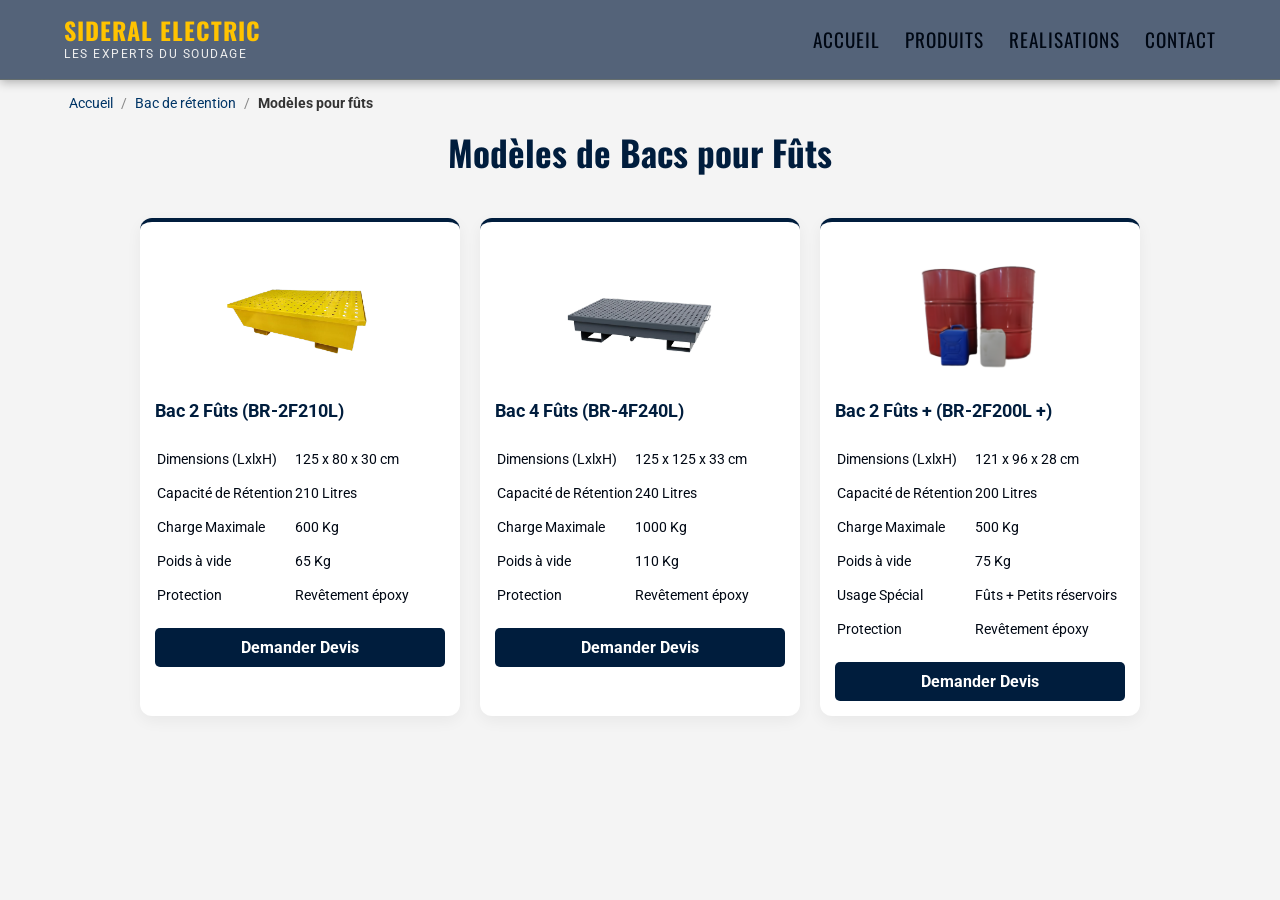
<file: prod1.html>
<!DOCTYPE html>
<html lang="fr">
<head>
    <meta charset="UTF-8">
    <meta name="viewport" content="width=device-width, initial-scale=1.0">
    <title>Bac de Rétention de Fûts | SIDERAL ELECTRIC</title>
    <link rel="stylesheet" href="style.css">
    <link rel="stylesheet" href="https://cdnjs.cloudflare.com/ajax/libs/font-awesome/6.0.0/css/all.min.css">
    <link href="https://fonts.googleapis.com/css2?family=Roboto:wght@400;700&family=Oswald:wght@500;700&display=swap" rel="stylesheet">

   
</head>
<body>

<nav>
  <div class="nav-inner">
    
    <div class="logo-text">
      <span class="brand-name">SIDERAL ELECTRIC</span>
      <span class="brand-slogan">LES EXPERTS DU SOUDAGE</span>
    </div>

    <!-- زر الهامبرغر -->
    <div class="hamburger" id="hamburger">
      <span></span>
      <span></span>
      <span></span>
    </div>

    <ul class="nav-links" id="nav-links">
    <li><a href="index.html#home">ACCUEIL</a></li>
      <li><a href="index.html#categories-slider">PRODUITS</a></li>
      <li><a href="index.html#clients-gallery">REALISATIONS</a></li>
      <li><a href="index.html#contact">CONTACT</a></li>
    </ul>

  </div>
</nav>
<style>nav {
    position: fixed;
    top: 0;
    left: 0;
    width: 100%;
    height: 80px; /* Légèrement plus grand pour le slogan */
    background: rgba(16, 37, 69, 0.7); /* Fond --black avec transparence */
    box-shadow: 0 2px 10px rgba(0,0,0,0.3);
    display: flex;
    justify-content: center;
    align-items: center;
    z-index: 1000;
    backdrop-filter: blur(20px); /* Effet moderne */
    border-bottom: 1px solid rgba(255, 214, 10, 0.1);
}

.nav-inner {
    width: 90%;
    max-width: 1200px;
    display: flex;
    justify-content: space-between; /* Pousse le logo à gauche et les liens à droite */
    align-items: center;
}

/* Style de texte conservé (sans image logo) */
.logo-text {
    display: flex;
    flex-direction: column;
    text-decoration: none;
}

.brand-name {
    font-family: 'Oswald', sans-serif;
    font-size: 1.5rem;
    font-weight: 700;
    color: var(--darkyellow); /* Jaune pour ressortir sur le bleu sombre */
    line-height: 1;
    letter-spacing: 1px;
}

.brand-slogan {
font-family: 'Roboto', sans-serif;
    font-size: 0.75rem;
    font-weight: 400;
    color: #eee;
    letter-spacing: 1.5px;
    margin-top: 5px;
    text-transform: uppercase;
}

/* Menu de navigation */
.nav-links {
    display: flex;
    align-items: center;
    list-style: none;
}

.nav-links a {
    font-family: 'Oswald', sans-serif;
    font-size: 1.2rem;
    color: var(--white); /* Changé en blanc pour la lisibilité sur le bleu */
    margin-left: 25px;
    text-decoration: none;
    display: inline-block; /* Nécessaire pour l'animation de mouvement */
    transition: transform 0.3s ease, color 0.3s ease; /* Transition fluide */
    letter-spacing: 1px;
}

.nav-links a:hover {
    color: var(--darkyellow);
    transform: translateY(-3px); /* Le mot monte légèrement */
}

.simple-breadcrumb {
    padding: 15px 5%; /* مسافة بسيطة من الجوانب */
    font-size: 14px;
    font-family: 'Roboto', sans-serif;
    color: #888;
}

.simple-breadcrumb a {
    text-decoration: none;
    color: #003566; /* لون أزرق بسيط */
    margin: 0 5px;
}

.simple-breadcrumb a:hover {
    text-decoration: underline; /* يظهر خط تحت الكلمة عند التمرير فقط */
}

.simple-breadcrumb span {
    margin-left: 5px;
    color: #333; /* لون النص الحالي */
    font-weight: bold;
}
</style>


<div class="simple-breadcrumb">
    <a href="index.html">Accueil</a> / 
    <a href="BR.html">Bac de rétention</a> / 
    <span>Modèles pour fûts</span>
</div>

<section class="sub-category-page">
    <h1 class="section-title">Modèles de Bacs pour Fûts</h1>
    
    <div class="grid-container">
        <div class="spec-card">
            <img src="2f.svg" alt="Bac 2 futs">
            <h2>Bac 2 Fûts (BR-2F210L)</h2>
            <table class="specs-list">
                <tr><td>Dimensions (LxlxH)</td><td>125 x 80 x 30 cm</td></tr>
                <tr><td>Capacité de Rétention</td><td>210 Litres</td></tr>
                <tr><td>Charge Maximale</td><td>600 Kg</td></tr>
                <tr><td>Poids à vide</td><td>65 Kg</td></tr>
                <tr><td>Protection</td><td>Revêtement époxy</td></tr>
            </table>
            <a href="index.html#contact" class="btn-quote">Demander Devis</a>
        </div>

        <div class="spec-card">
            <img src="4f.svg" alt="Bac 4 futs">
            <h2>Bac 4 Fûts (BR-4F240L)</h2>
            <table class="specs-list">
                <tr><td>Dimensions (LxlxH)</td><td>125 x 125 x 33 cm</td></tr>
                <tr><td>Capacité de Rétention</td><td>240 Litres</td></tr>
                <tr><td>Charge Maximale</td><td>1000 Kg</td></tr>
                <tr><td>Poids à vide</td><td>110 Kg</td></tr>
                <tr><td>Protection</td><td>Revêtement époxy</td></tr>
            </table>
            <a href="index.html#contact" class="btn-quote">Demander Devis</a>
        </div>
        <div class="spec-card">
    <img src="2f200l.png" alt="Bac 2 futs plus">
    <h2>Bac 2 Fûts + (BR-2F200L +)</h2>
    <table class="specs-list">
        <tr><td>Dimensions (LxlxH)</td><td>121 x 96 x 28 cm</td></tr>
        <tr><td>Capacité de Rétention</td><td>200 Litres</td></tr>
        <tr><td>Charge Maximale</td><td>500 Kg</td></tr>
        <tr><td>Poids à vide</td><td>75 Kg</td></tr>
        <tr><td>Usage Spécial</td><td>Fûts + Petits réservoirs</td></tr>
        <tr><td>Protection</td><td>Revêtement époxy</td></tr>
    </table>
    <a href="index.html#contact" class="btn-quote">Demander Devis</a>
</div>
    </div>
</section>

</body>
</html>

 <style>
      

        /* --- Page Layout --- */
        body { padding-top: 80px; font-family: 'Roboto', sans-serif; margin: 0; background: #f4f4f4; }
        
      
        
        .sub-category-page { padding: 0px 5%; }
        .section-title { color: #001D3D; font-size: 2.2rem; margin-bottom: 40px; text-align: center; font-family: 'Oswald', sans-serif; }

   .grid-container { 
    display: grid; 
    /* صغرنا الـ 350px إلى 280px لكي تسمح للكارد بالتقلص أكثر */
    grid-template-columns: repeat(auto-fit, minmax(280px, 1fr)); 
    gap: 20px; /* قللنا الفراغ بين الكاردات */
    max-width: 1000px; /* قللنا العرض الأقصى للحاوية لكي لا تبتعد الكاردات عن بعضها */
    margin: 0 auto; 
}

.spec-card { 
    background: #fff; 
    border-radius: 12px; 
    padding: 15px; /* قللنا المسافة الداخلية من 25 إلى 15 */
    box-shadow: 0 5px 15px rgba(0,0,0,0.05);
    border-top: 4px solid #001D3D;
    transition: 0.3s;
}

.spec-card h2 { 
    color: #001D3D; 
    font-size: 1.1rem; /* صغرنا حجم العنوان من 1.4 إلى 1.1 */
    margin-bottom: 12px; 
    padding-bottom: 8px; 
}

.spec-card img { 
    width: 100%; 
    height: 150px; /* قللنا ارتفاع الصورة من 200 إلى 150 */
    object-fit: contain; 
    margin-bottom: 10px; 
}

.specs-list td { 
    padding: 8px 0; /* قللنا المسافة بين أسطر الجدول من 12 إلى 8 */
    font-size: 0.85rem; /* صغرنا حجم الخط من 0.95 إلى 0.85 */
}

        .btn-quote { 
            display: block; 
            text-align: center; 
            background: #001D3D; 
            color: #fff; 
            padding: 10px 20px;
            margin-top: 15px;
            text-decoration: none; 
            border-radius: 5px; 
            font-weight: bold;
            transition: 0.3s;
        }
        .btn-quote:hover { background: #FFC300; color: #001D3D; }

        @media (max-width: 768px) {
            .nav-links { display: none; } /* يفضل إضافة جافاسكريبت للهامبرغر لاحقاً */
            .grid-container { grid-template-columns: 1fr; }
        }
    </style>
</file>
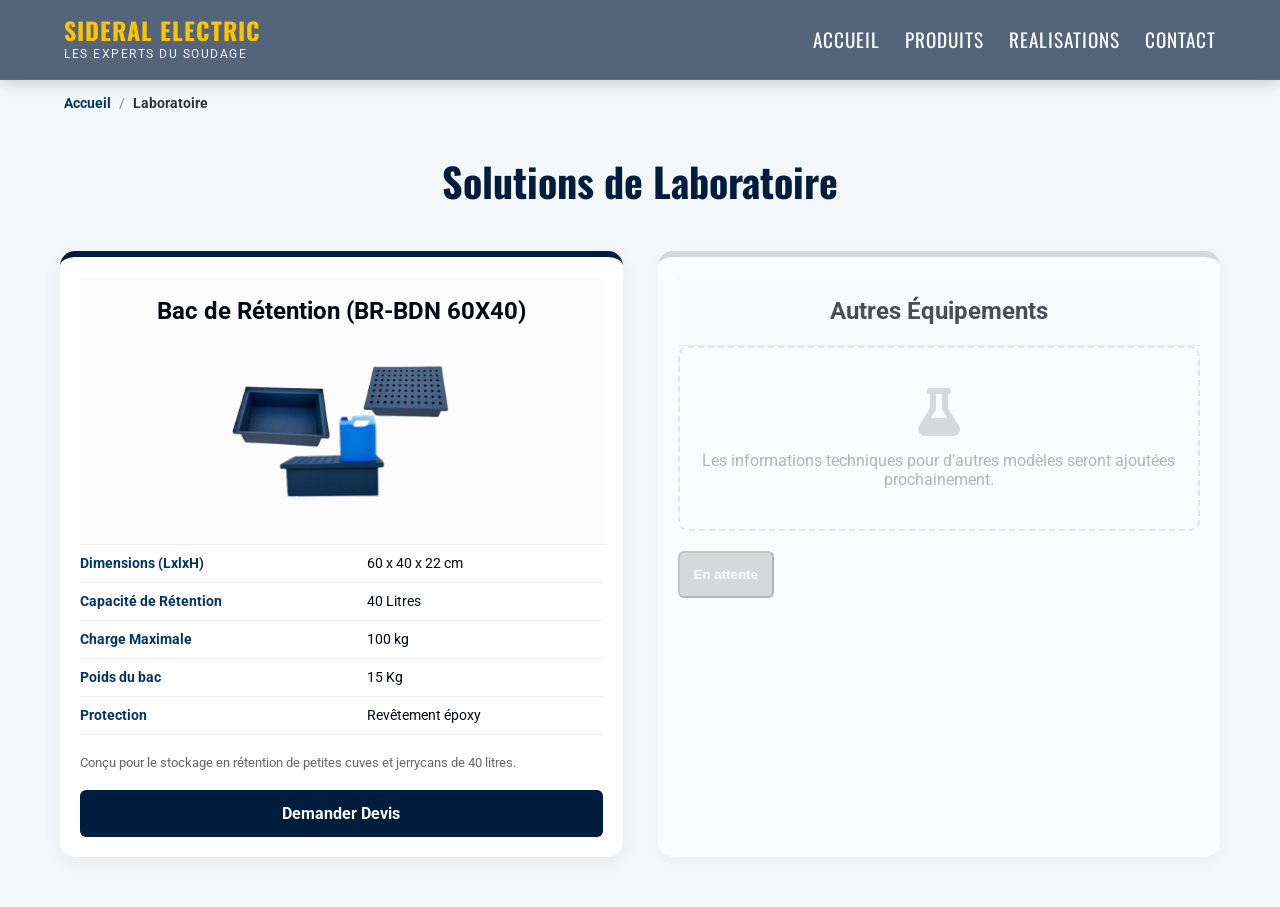
<file: prod2.html>
<!DOCTYPE html>
<html lang="fr">
<head>
    <meta charset="UTF-8">
    <meta name="viewport" content="width=device-width, initial-scale=1.0">
    <title>Laboratoire | SIDERAL ELECTRIC</title>
    <link rel="stylesheet" href="style.css">
    <link rel="stylesheet" href="https://cdnjs.cloudflare.com/ajax/libs/font-awesome/6.0.0/css/all.min.css">
    <link href="https://fonts.googleapis.com/css2?family=Roboto:wght@400;700&family=Oswald:wght@500;700&display=swap" rel="stylesheet">

    <style>
        /* =========================================
           1. الأساسيات وتنسيق الجسم (Body)
           ========================================= */
        body {
            margin: 0;
            padding: 0;
            padding-top: 75px; 
            font-family: 'Roboto', sans-serif;
            background-color: #f4f7f9;
        }

        /* =========================================
           2. تنسيق شريط التنقل (Navbar) 
           ========================================= */
        nav {
            position: fixed;
            top: 0;
            left: 0;
            width: 100%;
            height: 80px;
            background: rgba(16, 37, 69, 0.7); 
            backdrop-filter: blur(10px);
            z-index: 1000;
            display: flex;
            justify-content: center;
            align-items: center;
            box-shadow: 0 2px 15px rgba(0,0,0,0.2);
            border-bottom: 1px solid rgba(255, 214, 10, 0.1);
        }

        .nav-inner {
            width: 90%;
            max-width: 1200px;
            display: flex;
            justify-content: space-between;
            align-items: center;
        }

        .logo-text { display: flex; flex-direction: column; text-decoration: none; }
        .brand-name { font-family: 'Oswald', sans-serif; font-size: 1.5rem; font-weight: 700; color: #FFC300; line-height: 1; letter-spacing: 1px; }
        .brand-slogan { font-family: 'Roboto', sans-serif; font-size: 0.75rem; font-weight: 400; color: #eee; letter-spacing: 1.5px; margin-top: 5px; text-transform: uppercase; }

        .nav-links { display: flex; list-style: none; align-items: center; }
        .nav-links a { font-family: 'Oswald', sans-serif; font-size: 1.2rem; color: #fff; margin-left: 25px; text-decoration: none; transition: transform 0.3s ease, color 0.3s ease; letter-spacing: 1px; }
        .nav-links a:hover { color: #FFC300; transform: translateY(-3px); }

        /* =========================================
           3. المسار البسيط (Breadcrumb)
           ========================================= */
        .simple-breadcrumb { padding: 20px 5%; font-size: 14px; font-family: 'Roboto', sans-serif; color: #888; }
        .simple-breadcrumb a { text-decoration: none; color: #003566; margin-right: 5px; font-weight: bold; }
        .simple-breadcrumb span { margin-left: 5px; color: #333; font-weight: bold; }

        /* =========================================
           4. هيكل الكروت (Grid & Cards)
           ========================================= */
        .section-title {
            text-align: center;
            color: #001D3D;
            font-family: 'Oswald', sans-serif;
            font-size: 2.5rem;
            margin-bottom: 40px;
            padding-top: 20px;
        }

        .abris-grid {
            display: grid;
            grid-template-columns: repeat(auto-fit, minmax(320px, 1fr));
            gap: 35px;
            max-width: 1200px;
            margin: 0 auto 50px;
            padding: 0 20px;
        }

        .abri-card {
            padding: 20px;
            background: #ffffff;
            border-radius: 15px;
            overflow: hidden;
            box-shadow: 0 5px 20px rgba(0,0,0,0.05);
            border-top: 6px solid #001D3D;
            transition: transform 0.3s ease;
        }

        .abri-card:hover { transform: translateY(-5px); }

        .abri-header { background: #fcfcfc; padding: 20px; text-align: center; border-bottom: 1px solid #eee; }
        
        .abri-image-container { margin-top: 15px; width: 100%; text-align: center; }
        .abri-img-main { max-width: 100%; height: 180px; object-fit: contain; border-radius: 8px; }

        /* =========================================
           5. الجداول التقنية والأزرار
           ========================================= */
        .mini-specs { width: 100%; border-collapse: collapse; margin-bottom: 20px; }
        .mini-specs td { padding: 10px 0; border-bottom: 1px solid #f0f0f0; font-size: 0.9rem; }
        .mini-specs td:first-child { font-weight: bold; color: #003566; width: 55%; }

        .btn-details {
            display: block;
            text-align: center;
            background: #001D3D;
            color: #ffffff !important;
            padding: 14px;
            text-decoration: none !important;
            border-radius: 6px;
            font-weight: bold;
            transition: 0.3s ease;
        }

        .btn-details:hover { background: #FFC300; color: #001D3D !important; }

        .empty-card { border-top-color: #ccc; opacity: 0.7; }
        .empty-content { text-align: center; padding: 40px 20px; color: #999; border: 2px dashed #ddd; border-radius: 10px; margin-bottom: 20px; }
    </style>
</head>
<body>

<nav>
  <div class="nav-inner">
    <div class="logo-text">
      <span class="brand-name">SIDERAL ELECTRIC</span>
      <span class="brand-slogan">LES EXPERTS DU SOUDAGE</span>
    </div>
    <ul class="nav-links">
      <li><a href="index.html#home">ACCUEIL</a></li>
      <li><a href="index.html#categories-slider">PRODUITS</a></li>
      <li><a href="index.html#clients-gallery">REALISATIONS</a></li>
      <li><a href="index.html#contact">CONTACT</a></li>
    </ul>
  </div>
</nav>

<div class="simple-breadcrumb">
    <a href="index.html">Accueil</a> / <span>Laboratoire</span>
</div>

<h1 class="section-title">Solutions de Laboratoire</h1>

<div class="abris-grid">
    
    <div class="abri-card">
        <div class="abri-header">
            <h2>Bac de Rétention (BR-BDN 60X40)</h2>
            <div class="abri-image-container">
                <img src="brl.svg" alt="Bac de Rétention Laboratoire" class="abri-img-main">
            </div>
        </div>
        <div class="abri-body">
            <table class="mini-specs">
                <tr><td>Dimensions (LxlxH)</td><td>60 x 40 x 22 cm </td></tr>
                <tr><td>Capacité de Rétention</td><td>40 Litres </td></tr>
                <tr><td>Charge Maximale</td><td>100 kg </td></tr>
                <tr><td>Poids du bac</td><td>15 Kg </td></tr>
                <tr><td>Protection</td><td>Revêtement époxy </td></tr>
            </table>
            <p style="font-size: 0.8rem; color: #666; margin-bottom: 20px;">
                Conçu pour le stockage en rétention de petites cuves et jerrycans de 40 litres. 
            </p>
            <a href="index.html#contact" class="btn-details">Demander Devis</a>
        </div>
    </div>

    <div class="abri-card empty-card">
        <div class="abri-header">
            <h2>Autres Équipements</h2>
        </div>
        <div class="abri-body">
            <div class="empty-content">
                <i class="fas fa-flask" style="font-size: 3rem; margin-bottom: 15px; color: #ccc;"></i>
                <p>Les informations techniques pour d'autres modèles seront ajoutées prochainement.</p>
            </div>
            <button class="btn-details" style="background: #ccc; cursor: not-allowed;" disabled>En attente</button>
        </div>
    </div>

</div>

</body>
</html>
</file>
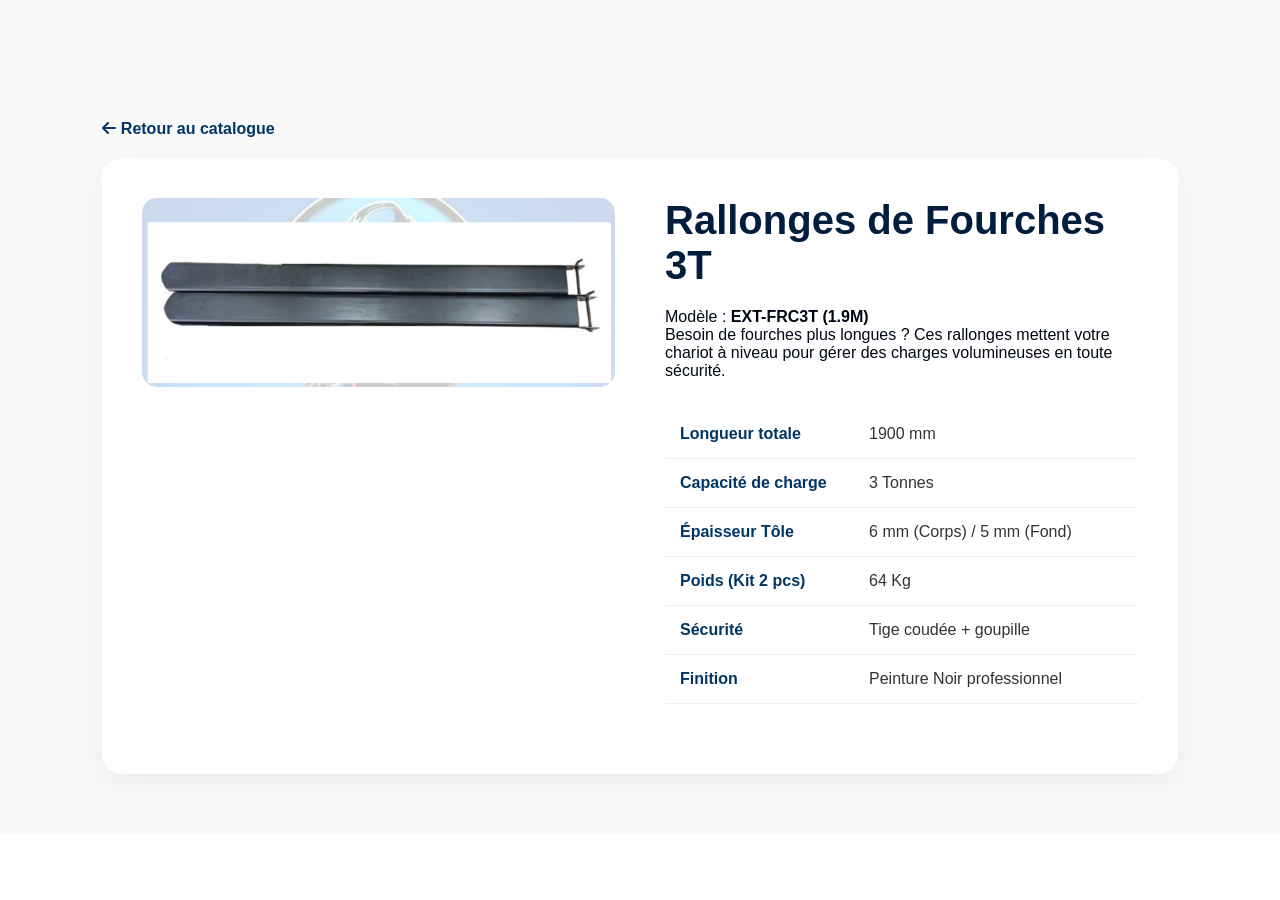
<file: prod3.html>
<!DOCTYPE html>
<html lang="fr">
<head>
    <meta charset="UTF-8">
    <meta name="viewport" content="width=device-width, initial-scale=1.0">
    <title>Bac de Rétention 4 Fûts | SIDERAL ELECTRIC</title>
    <link rel="stylesheet" href="style.css">
    <link rel="stylesheet" href="https://cdnjs.cloudflare.com/ajax/libs/font-awesome/6.0.0/css/all.min.css">
    <style>
        .product-page { padding: 120px 8% 60px; background: #f9f9f9; }
        .product-container { display: grid; grid-template-columns: 1fr 1fr; gap: 50px; background: #fff; padding: 40px; border-radius: 20px; box-shadow: 0 10px 30px rgba(0,0,0,0.05); }
        .product-image img { width: 100%; border-radius: 15px; }
        .product-details h1 { color: #001D3D; font-size: 2.5rem; margin-bottom: 20px; }
        .specs-table { width: 100%; border-collapse: collapse; margin: 30px 0; }
        .specs-table td { padding: 15px; border-bottom: 1px solid #eee; color: #333; }
        .specs-table td:first-child { font-weight: bold; color: #003566; width: 40%; }
        .back-btn { display: inline-block; margin-bottom: 20px; text-decoration: none; color: #003566; font-weight: 600; }
        @media (max-width: 768px) { .product-container { grid-template-columns: 1fr; } }
    </style>
</head>
<body>
    <section class="product-page">
        <a href="index.html" class="back-btn"><i class="fas fa-arrow-left"></i> Retour au catalogue</a>
        <div class="product-container">
            <div class="product-image">
                <img src="05.png" alt="Rallonges de Fourches 3T">
            </div>
            <!-- نفس الهيكل مع تغيير البيانات -->
<div class="product-details">
    <h1>Rallonges de Fourches 3T</h1>
    <p>Modèle : <strong>EXT-FRC3T (1.9M)</strong></p>
    <p>Besoin de fourches plus longues ? Ces rallonges mettent votre chariot à niveau pour gérer des charges volumineuses en toute sécurité.</p>
    
    <table class="specs-table">
        <tr><td>Longueur totale</td><td>1900 mm</td></tr>
        <tr><td>Capacité de charge</td><td>3 Tonnes</td></tr>
        <tr><td>Épaisseur Tôle</td><td>6 mm (Corps) / 5 mm (Fond)</td></tr>
        <tr><td>Poids (Kit 2 pcs)</td><td>64 Kg</td></tr>
        <tr><td>Sécurité</td><td>Tige coudée + goupille</td></tr>
        <tr><td>Finition</td><td>Peinture Noir professionnel</td></tr>
    </table>
</div>
        </div>
    </section>
</body>
</html>
</file>
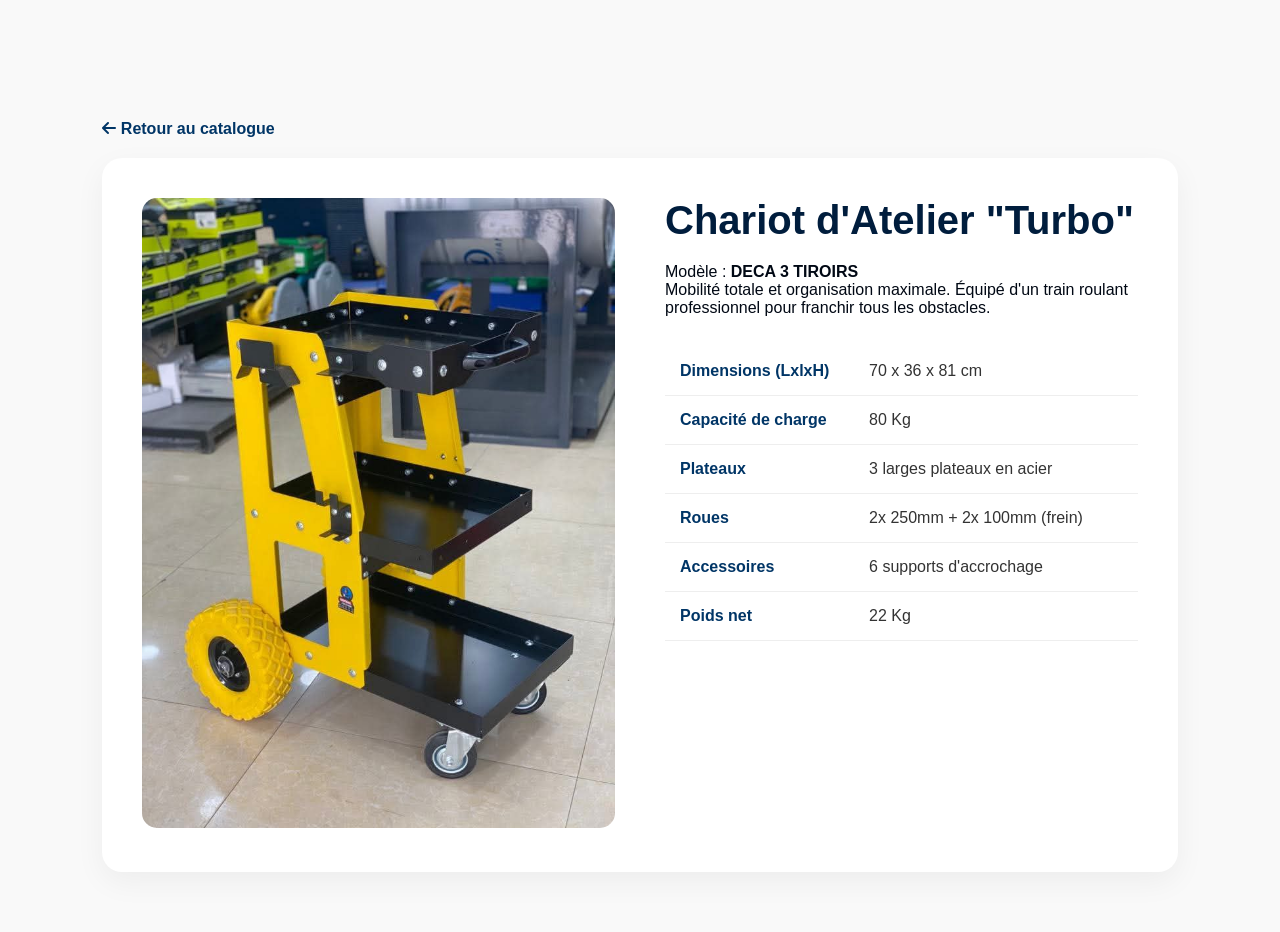
<file: prod4.html>
<!DOCTYPE html>
<html lang="fr">
<head>
    <meta charset="UTF-8">
    <meta name="viewport" content="width=device-width, initial-scale=1.0">
    <title>Bac de Rétention 4 Fûts | SIDERAL ELECTRIC</title>
    <link rel="stylesheet" href="style.css">
    <link rel="stylesheet" href="https://cdnjs.cloudflare.com/ajax/libs/font-awesome/6.0.0/css/all.min.css">
    <style>
        .product-page { padding: 120px 8% 60px; background: #f9f9f9; }
        .product-container { display: grid; grid-template-columns: 1fr 1fr; gap: 50px; background: #fff; padding: 40px; border-radius: 20px; box-shadow: 0 10px 30px rgba(0,0,0,0.05); }
        .product-image img { width: 100%; border-radius: 15px; }
        .product-details h1 { color: #001D3D; font-size: 2.5rem; margin-bottom: 20px; }
        .specs-table { width: 100%; border-collapse: collapse; margin: 30px 0; }
        .specs-table td { padding: 15px; border-bottom: 1px solid #eee; color: #333; }
        .specs-table td:first-child { font-weight: bold; color: #003566; width: 40%; }
        .back-btn { display: inline-block; margin-bottom: 20px; text-decoration: none; color: #003566; font-weight: 600; }
        @media (max-width: 768px) { .product-container { grid-template-columns: 1fr; } }
    </style>
</head>
<body>
    <section class="product-page">
        <a href="index.html" class="back-btn"><i class="fas fa-arrow-left"></i> Retour au catalogue</a>
        <div class="product-container">
            <div class="product-image">
                <img src="06.jpg" alt="Bac de Rétention 4 Fûts">
            </div>
            <div class="product-details">
    <h1>Chariot d'Atelier "Turbo"</h1>
    <p>Modèle : <strong>DECA 3 TIROIRS</strong></p>
    <p>Mobilité totale et organisation maximale. Équipé d'un train roulant professionnel pour franchir tous les obstacles.</p>
    
    <table class="specs-table">
        <tr><td>Dimensions (LxlxH)</td><td>70 x 36 x 81 cm</td></tr>
        <tr><td>Capacité de charge</td><td>80 Kg</td></tr>
        <tr><td>Plateaux</td><td>3 larges plateaux en acier</td></tr>
        <tr><td>Roues</td><td>2x 250mm + 2x 100mm (frein)</td></tr>
        <tr><td>Accessoires</td><td>6 supports d'accrochage</td></tr>
        <tr><td>Poids net</td><td>22 Kg</td></tr>
    </table>
</div>
        </div>
    </section>
</body>
</html>
</file>
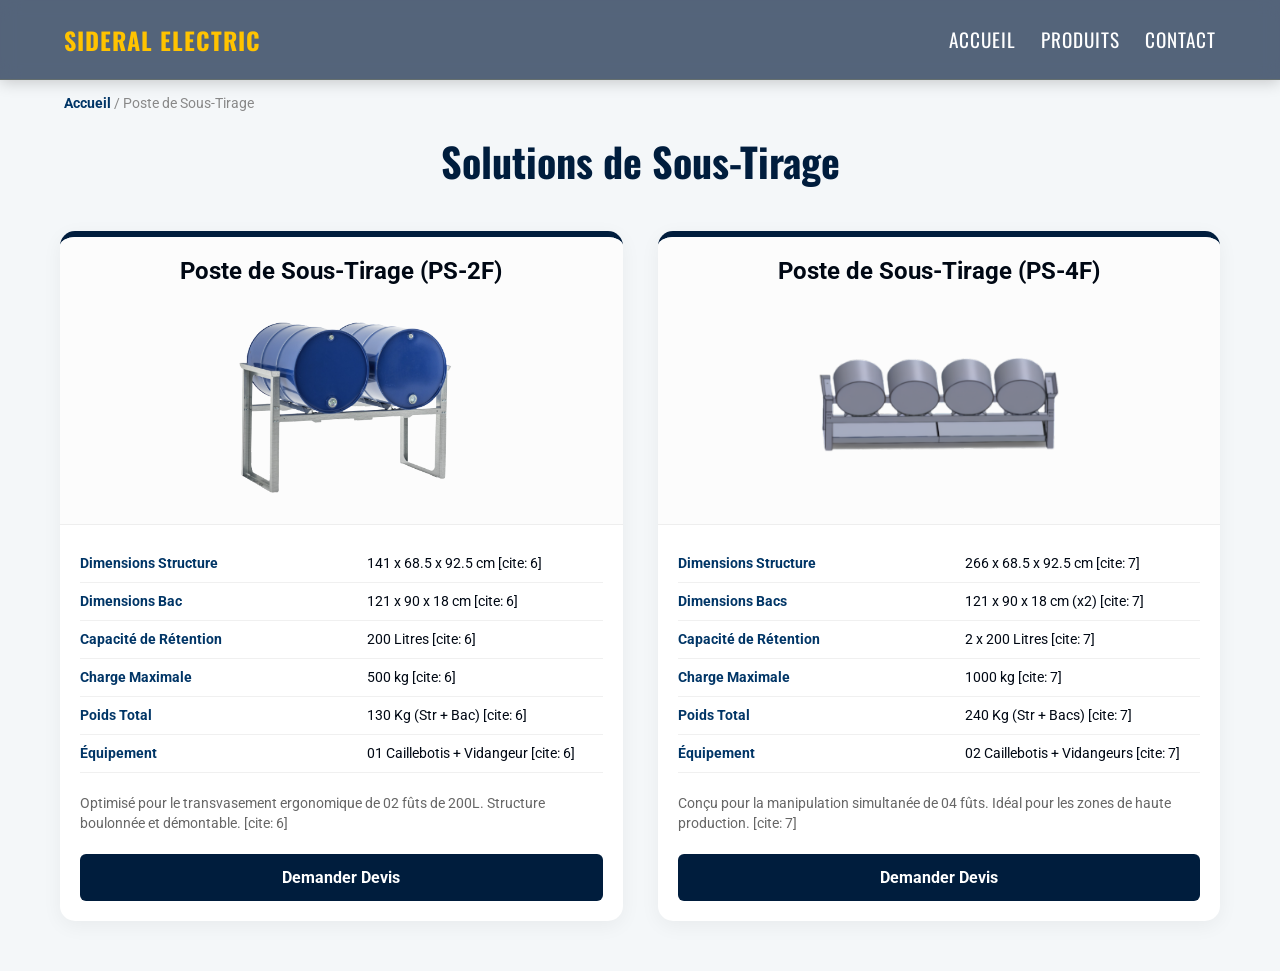
<file: pst.html>
<!DOCTYPE html>
<html lang="fr">
<head>
    <meta charset="UTF-8">
    <meta name="viewport" content="width=device-width, initial-scale=1.0">
    <title>Poste de Sous-Tirage | SIDERAL ELECTRIC</title>
    <link rel="stylesheet" href="style.css">
    <link rel="stylesheet" href="https://cdnjs.cloudflare.com/ajax/libs/font-awesome/6.0.0/css/all.min.css">
    <link href="https://fonts.googleapis.com/css2?family=Roboto:wght@400;700&family=Oswald:wght@500;700&display=swap" rel="stylesheet">

    <style>
        /* التنسيقات الأساسية المتوافقة مع باقي الموقع */
        body { margin: 0; padding: 0; padding-top: 75px; font-family: 'Roboto', sans-serif; background-color: #f4f7f9; }
        nav { position: fixed; top: 0; left: 0; width: 100%; height: 80px; background: rgba(16, 37, 69, 0.7); backdrop-filter: blur(10px); z-index: 1000; display: flex; justify-content: center; align-items: center; box-shadow: 0 2px 15px rgba(0,0,0,0.2); }
        .nav-inner { width: 90%; max-width: 1200px; display: flex; justify-content: space-between; align-items: center; }
        .brand-name { font-family: 'Oswald', sans-serif; font-size: 1.5rem; font-weight: 700; color: #FFC300; text-decoration: none; }
        .nav-links { display: flex; list-style: none; }
        .nav-links a { font-family: 'Oswald', sans-serif; color: #fff; margin-left: 25px; text-decoration: none; transition: 0.3s; }
        .nav-links a:hover { color: #FFC300; }

        /* تنسيق المسار والمحتوى */
        .simple-breadcrumb { padding: 20px 5%; font-size: 14px; color: #888; }
        .simple-breadcrumb a { text-decoration: none; color: #003566; font-weight: bold; }
        .section-title { text-align: center; color: #001D3D; font-family: 'Oswald', sans-serif; font-size: 2.5rem; margin-bottom: 40px; }

        .abris-grid { display: grid; grid-template-columns: repeat(auto-fit, minmax(380px, 1fr)); gap: 35px; max-width: 1200px; margin: 0 auto 50px; padding: 0 20px; }
        .abri-card { background: #fff; border-radius: 15px; box-shadow: 0 5px 20px rgba(0,0,0,0.05); border-top: 6px solid #001D3D; overflow: hidden; display: flex; flex-direction: column; }
        .abri-header { padding: 20px; text-align: center; background: #fcfcfc; border-bottom: 1px solid #eee; }
        .abri-img-main { max-width: 100%; height: 200px; object-fit: contain; margin-top: 15px; }
        .abri-body { padding: 20px; flex-grow: 1; }
        
        .mini-specs { width: 100%; border-collapse: collapse; margin-bottom: 20px; }
        .mini-specs td { padding: 10px 0; border-bottom: 1px solid #f0f0f0; font-size: 0.9rem; }
        .mini-specs td:first-child { font-weight: bold; color: #003566; width: 55%; }

        .btn-details { display: block; text-align: center; background: #001D3D; color: #fff !important; padding: 14px; text-decoration: none; border-radius: 6px; font-weight: bold; transition: 0.3s; }
        .btn-details:hover { background: #FFC300; color: #001D3D !important; }
    </style>
</head>
<body>

<nav>
  <div class="nav-inner">
    <div class="logo-text">
      <a href="index.html" class="brand-name">SIDERAL ELECTRIC</a>
    </div>
    <ul class="nav-links">
      <li><a href="index.html#home">ACCUEIL</a></li>
      <li><a href="index.html#categories-slider">PRODUITS</a></li>
      <li><a href="index.html#contact">CONTACT</a></li>
    </ul>
  </div>
</nav>

<div class="simple-breadcrumb">
    <a href="index.html">Accueil</a> / <span>Poste de Sous-Tirage</span>
</div>

<h1 class="section-title">Solutions de Sous-Tirage</h1>

<div class="abris-grid">
    
    <div class="abri-card">
        <div class="abri-header">
            <h2>Poste de Sous-Tirage (PS-2F)</h2>
            <div class="abri-image-container">
                <img src="pst2.svg" alt="Poste Sous-Tirage 2 Futs" class="abri-img-main">
            </div>
        </div>
        <div class="abri-body">
            <table class="mini-specs">
                <tr><td>Dimensions Structure</td><td>141 x 68.5 x 92.5 cm [cite: 6]</td></tr>
                <tr><td>Dimensions Bac</td><td>121 x 90 x 18 cm [cite: 6]</td></tr>
                <tr><td>Capacité de Rétention</td><td>200 Litres [cite: 6]</td></tr>
                <tr><td>Charge Maximale</td><td>500 kg [cite: 6]</td></tr>
                <tr><td>Poids Total</td><td>130 Kg (Str + Bac) [cite: 6]</td></tr>
                <tr><td>Équipement</td><td>01 Caillebotis + Vidangeur [cite: 6]</td></tr>
            </table>
            <p style="font-size: 0.85rem; color: #666; margin-bottom: 20px; line-height: 1.5;">
                Optimisé pour le transvasement ergonomique de 02 fûts de 200L. Structure boulonnée et démontable. [cite: 6]
            </p>
            <a href="index.html#contact" class="btn-details">Demander Devis</a>
        </div>
    </div>

    <div class="abri-card">
        <div class="abri-header">
            <h2>Poste de Sous-Tirage (PS-4F)</h2>
            <div class="abri-image-container">
                <img src="pst4.svg" alt="Poste Sous-Tirage 4 Futs" class="abri-img-main">
            </div>
        </div>
        <div class="abri-body">
            <table class="mini-specs">
                <tr><td>Dimensions Structure</td><td>266 x 68.5 x 92.5 cm [cite: 7]</td></tr>
                <tr><td>Dimensions Bacs</td><td>121 x 90 x 18 cm (x2) [cite: 7]</td></tr>
                <tr><td>Capacité de Rétention</td><td>2 x 200 Litres [cite: 7]</td></tr>
                <tr><td>Charge Maximale</td><td>1000 kg [cite: 7]</td></tr>
                <tr><td>Poids Total</td><td>240 Kg (Str + Bacs) [cite: 7]</td></tr>
                <tr><td>Équipement</td><td>02 Caillebotis + Vidangeurs [cite: 7]</td></tr>
            </table>
            <p style="font-size: 0.85rem; color: #666; margin-bottom: 20px; line-height: 1.5;">
                Conçu pour la manipulation simultanée de 04 fûts. Idéal pour les zones de haute production. [cite: 7]
            </p>
            <a href="index.html#contact" class="btn-details">Demander Devis</a>
        </div>
    </div>

</div>

</body>
</html>
</file>
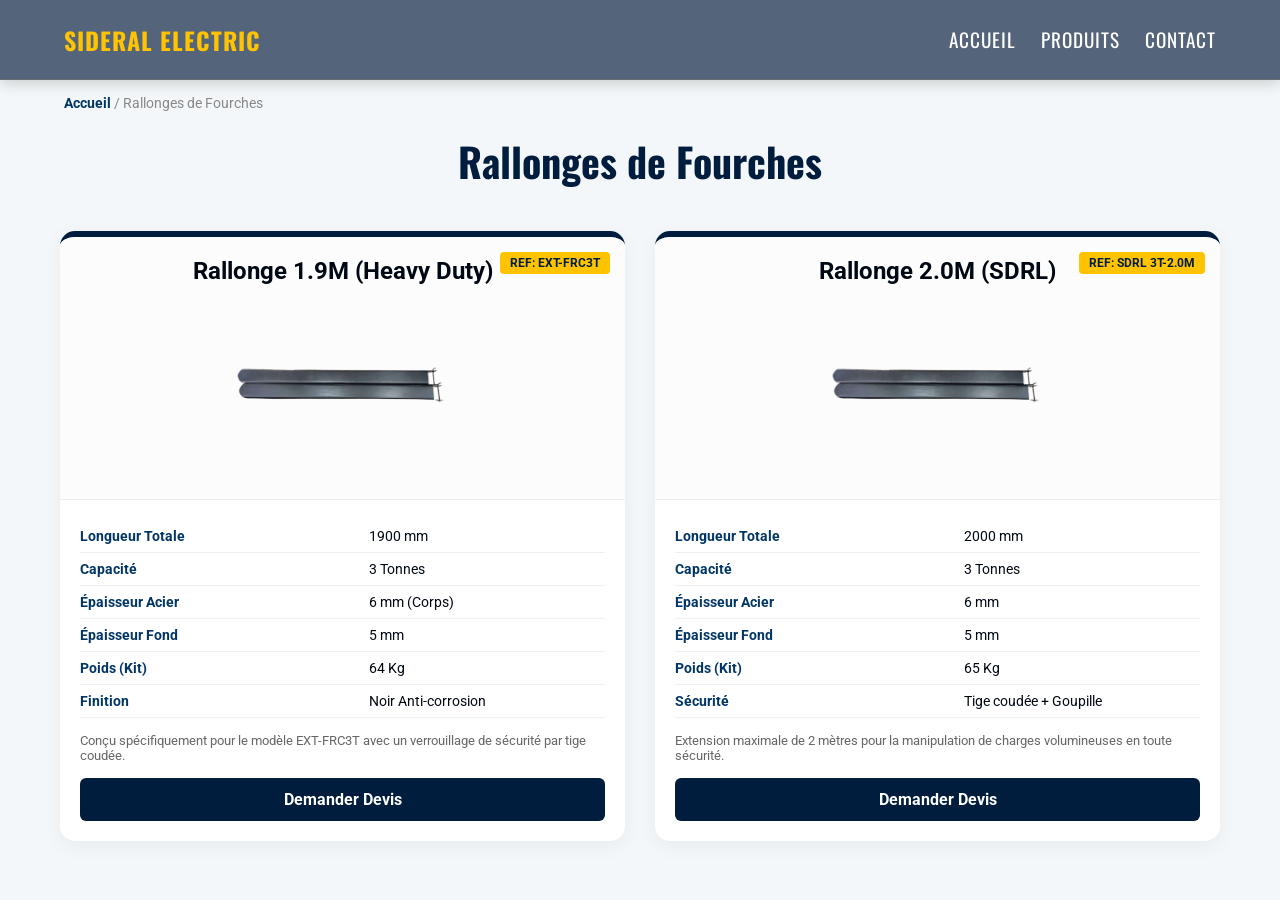
<file: rf.html>
<!DOCTYPE html>
<html lang="fr">
<head>
    <meta charset="UTF-8">
    <meta name="viewport" content="width=device-width, initial-scale=1.0">
    <title>Rallonges de Fourches | SIDERAL ELECTRIC</title>
    <link rel="stylesheet" href="style.css">
    <link rel="stylesheet" href="https://cdnjs.cloudflare.com/ajax/libs/font-awesome/6.0.0/css/all.min.css">
    <link href="https://fonts.googleapis.com/css2?family=Roboto:wght@400;700&family=Oswald:wght@500;700&display=swap" rel="stylesheet">

    <style>
        body { margin: 0; padding: 0; padding-top: 75px; font-family: 'Roboto', sans-serif; background-color: #f4f7f9; }
        nav { position: fixed; top: 0; left: 0; width: 100%; height: 80px; background: rgba(16, 37, 69, 0.7); backdrop-filter: blur(10px); z-index: 1000; display: flex; justify-content: center; align-items: center; box-shadow: 0 2px 15px rgba(0,0,0,0.2); }
        .nav-inner { width: 90%; max-width: 1200px; display: flex; justify-content: space-between; align-items: center; }
        .brand-name { font-family: 'Oswald', sans-serif; font-size: 1.5rem; font-weight: 700; color: #FFC300; text-decoration: none; }
        .nav-links { display: flex; list-style: none; }
        .nav-links a { font-family: 'Oswald', sans-serif; color: #fff; margin-left: 25px; text-decoration: none; transition: 0.3s; }
        .nav-links a:hover { color: #FFC300; }

        .simple-breadcrumb { padding: 20px 5%; font-size: 14px; color: #888; }
        .simple-breadcrumb a { text-decoration: none; color: #003566; font-weight: bold; }
        
        .section-title { text-align: center; color: #001D3D; font-family: 'Oswald', sans-serif; font-size: 2.5rem; margin-bottom: 40px; }

        .abris-grid { display: grid; grid-template-columns: repeat(auto-fit, minmax(350px, 1fr)); gap: 30px; max-width: 1200px; margin: 0 auto 50px; padding: 0 20px; }
        .abri-card { background: #fff; border-radius: 15px; box-shadow: 0 5px 20px rgba(0,0,0,0.05); border-top: 6px solid #001D3D; overflow: hidden; display: flex; flex-direction: column; position: relative; }
        
        .abri-header { padding: 20px; text-align: center; background: #fcfcfc; border-bottom: 1px solid #eee; }
        .abri-img-main { max-width: 100%; height: 180px; object-fit: contain; margin-top: 10px; }
        
        .abri-body { padding: 20px; flex-grow: 1; }
        .mini-specs { width: 100%; border-collapse: collapse; margin-bottom: 15px; }
        .mini-specs td { padding: 8px 0; border-bottom: 1px solid #f0f0f0; font-size: 0.85rem; }
        .mini-specs td:first-child { font-weight: bold; color: #003566; width: 55%; }

        .btn-details { display: block; text-align: center; background: #001D3D; color: #fff !important; padding: 12px; text-decoration: none; border-radius: 6px; font-weight: bold; transition: 0.3s; }
        .btn-details:hover { background: #FFC300; color: #001D3D !important; }
        
        .tag-ref { position: absolute; top: 15px; right: 15px; background: #FFC300; color: #001D3D; padding: 4px 10px; border-radius: 4px; font-weight: bold; font-size: 0.75rem; }
    </style>
</head>
<body>

<nav>
  <div class="nav-inner">
    <div class="logo-text">
      <a href="index.html" class="brand-name">SIDERAL ELECTRIC</a>
    </div>
    <ul class="nav-links">
      <li><a href="index.html#home">ACCUEIL</a></li>
      <li><a href="index.html#categories-slider">PRODUITS</a></li>
      <li><a href="index.html#contact">CONTACT</a></li>
    </ul>
  </div>
</nav>

<div class="simple-breadcrumb">
    <a href="index.html">Accueil</a> / <span>Rallonges de Fourches</span>
</div>

<h1 class="section-title"> Rallonges de Fourches</h1>

<div class="abris-grid">
    
    <div class="abri-card">
        <span class="tag-ref">REF: EXT-FRC3T</span>
        <div class="abri-header">
            <h2>Rallonge 1.9M (Heavy Duty)</h2>
            <div class="abri-image-container">
                <img src="rf.svg" alt="Rallonge EXT-FRC3T" class="abri-img-main">
            </div>
        </div>
        <div class="abri-body">
            <table class="mini-specs">
                <tr><td>Longueur Totale</td><td>1900 mm</td></tr>
                <tr><td>Capacité</td><td>3 Tonnes</td></tr>
                <tr><td>Épaisseur Acier</td><td>6 mm (Corps)</td></tr>
                <tr><td>Épaisseur Fond</td><td>5 mm</td></tr>
                <tr><td>Poids (Kit)</td><td>64 Kg</td></tr>
                <tr><td>Finition</td><td>Noir Anti-corrosion</td></tr>
            </table>
            <p style="font-size: 0.8rem; color: #666; margin-bottom: 15px;">
                Conçu spécifiquement pour le modèle EXT-FRC3T avec un verrouillage de sécurité par tige coudée.
            </p>
            <a href="index.html#contact" class="btn-details">Demander Devis</a>
        </div>
    </div>

    <div class="abri-card">
        <span class="tag-ref">REF: SDRL 3T-2.0M</span>
        <div class="abri-header">
            <h2>Rallonge 2.0M (SDRL)</h2>
            <div class="abri-image-container">
                <img src="rf.svg" alt="Rallonge 2.0m" class="abri-img-main">
            </div>
        </div>
        <div class="abri-body">
            <table class="mini-specs">
                <tr><td>Longueur Totale</td><td>2000 mm</td></tr>
                <tr><td>Capacité</td><td>3 Tonnes</td></tr>
                <tr><td>Épaisseur Acier</td><td>6 mm</td></tr>
                <tr><td>Épaisseur Fond</td><td>5 mm</td></tr>
                <tr><td>Poids (Kit)</td><td>65 Kg</td></tr>
                <tr><td>Sécurité</td><td>Tige coudée + Goupille</td></tr>
            </table>
            <p style="font-size: 0.8rem; color: #666; margin-bottom: 15px;">
                Extension maximale de 2 mètres pour la manipulation de charges volumineuses en toute sécurité.
            </p>
            <a href="index.html#contact" class="btn-details">Demander Devis</a>
        </div>
    </div>

</div>

</body>
</html>
</file>
<file: style.css>
:root {

    --lightyellow: #FFD60A;
    --darkyellow: #FFC300;
    --lightblue: #003566;
    --darkblue: #001D3D;
    --black: #000814;

  /*   #000814
       #001D3D 
       #003566 
       #FFC300 
       #FFD60A*/
}



html{
  scroll-behavior: smooth;
}

* { box-sizing: border-box; margin: 0; padding: 0; }
body { font-family: 'Roboto', sans-serif; color: var(--black); scroll-behavior: smooth; 
 overflow-x: hidden;
}





/* -------- NAVIGATION BLUR MODERNE AVEC STYLE TEXTE -------- */
nav {
    position: fixed;
    top: 0;
    left: 0;
    width: 100%;
    height: 80px; /* Légèrement plus grand pour le slogan */
    background: rgba(16, 37, 69, 0.7); /* Fond --black avec transparence */
    box-shadow: 0 2px 10px rgba(0,0,0,0.3);
    display: flex;
    justify-content: center;
    align-items: center;
    z-index: 1000;
    backdrop-filter: blur(20px); /* Effet moderne */
    border-bottom: 1px solid rgba(255, 214, 10, 0.1);
}

.nav-inner {
    width: 90%;
    max-width: 1200px;
    display: flex;
    justify-content: space-between; /* Pousse le logo à gauche et les liens à droite */
    align-items: center;
}

/* Style de texte conservé (sans image logo) */
.logo-text {
    display: flex;
    flex-direction: column;
    text-decoration: none;
}

.brand-name {
    font-family: 'Oswald', sans-serif;
    font-size: 1.5rem;
    font-weight: 700;
    color: var(--darkyellow); /* Jaune pour ressortir sur le bleu sombre */
    line-height: 1;
    letter-spacing: 1px;
}

.brand-slogan {
font-family: 'Roboto', sans-serif;
    font-size: 0.75rem;
    font-weight: 400;
    color: #eee;
    letter-spacing: 1.5px;
    margin-top: 5px;
    text-transform: uppercase;
}

/* Menu de navigation */
.nav-links {
    display: flex;
    align-items: center;
    list-style: none;
}

.nav-links a {
    font-family: 'Oswald', sans-serif;
    font-size: 1.2rem;
    color: var(--white); /* Changé en blanc pour la lisibilité sur le bleu */
    margin-left: 25px;
    text-decoration: none;
    display: inline-block; /* Nécessaire pour l'animation de mouvement */
    transition: transform 0.3s ease, color 0.3s ease; /* Transition fluide */
    letter-spacing: 1px;
}

.nav-links a:hover {
    color: var(--darkyellow);
    transform: translateY(-3px); /* Le mot monte légèrement */
}







/* Hero Section */
.hero {
    
    font-family: "Libertinus Sans", serif;
    position: relative;
    height: 90vh;
    display: flex;
    align-items: center;
    justify-content: center;
    overflow: hidden;
    background: #1a1a1a; /* Couleur de secours */
}

/* L'image de fond avec l'effet de flou */
.hero-overlay {
    position: absolute;
    top: 0;
    left: 0;
    width: 100%;
    height: 100%;
    background-image: url('01.png'); /* Remplacez par votre image */
    background-size: cover;
    background-position: center;
    filter: blur(3px) brightness(0.7); /* Le flou et l'assombrissement */
    transform: scale(1.1); /* Empêche les bords blancs dus au flou */
    z-index: 1;
}

.hero-content {
   
    position: relative;
    z-index: 2; /* Place le texte au-dessus du flou */
    text-align: center;
    color: white;
    padding: 0 20px;
    font-size: 1.2rem;
}

.hero h1 {
    font-family: "Libertinus Sans", serif;
    font-size: 3rem;
    letter-spacing: 2px;
    margin-bottom: 1rem;
    text-shadow: 2px 2px 10px rgba(0,0,0,0.5);
}


.work-btn {
  font-family: "Libertinus Sans", serif;
  font-weight: 500;
  font-style: normal;
  position: relative;
  display: inline-flex;
  align-items: center;
  justify-content: center;
  gap: 10px;
  padding: 13px 23px;
  font-size: 20px;
  font-weight: 600;
  border: 2px solid var(--darkblue);
  border-radius: 10px;
  color: var(--darkyellow);
  background: var(--darkblue);
  cursor: pointer;
  overflow: hidden;
  transition: all 0.4s ease;
  isolation: isolate;
  text-decoration: none;
}

.work-btn::before {
  content: "";
  position: absolute;
  inset: 0;
  background: var(--darkyellow);
  transform: translateX(-100%);
  transition: transform 0.6s ease;
  z-index: -1;
   color: var(--darkblue);
}

.work-btn:hover::before {
  transform: translateX(0); 
}

.work-btn:hover {
  background-color: var(--darkblue);
  color: var(--darkblue);
  border: 2px solid var(--darkblue);
  border-radius: 10px;

}


/****************  SECTION 01   *******************/
/****************  categories 01   *******************/


.categories-section {
    padding: 60px 0;
    background: #f7f7f7;
    overflow: hidden;
}
h2.section-title {
   font-family: "Libertinus Sans", serif;
    font-size: 1.5rem;       /* حجم مناسب وكبير للعنوان */
    color: var(--darkblue);
    text-align: center;
    margin-bottom: 50px;     /* مساحة كافية تحت العنوان */
    margin-top: 10px;        /* مساحة فوق العنوان */
     /* لجعل الحروف كبيرة واحترافية */
    width: 100%;             /* لضمان التمركز في وسط الصفحة */
    display: block;
}


.slider-container {
    position: relative;
    max-width: 1200px;
    margin: 0 auto;
    display: flex;
    align-items: center;
    padding: 0 50px;
}

.categories-wrapper {
    display: flex;
    overflow-x: auto; /* يسمح بالتمرير */
    scroll-behavior: smooth;
    gap: 30px;
    padding: 20px 10px;
    scrollbar-width: none; /* إخفاء شريط التمرير في فايرفوكس */
}

.categories-wrapper::-webkit-scrollbar {
    display: none; /* إخفاء شريط التمرير في كروم */
}

.cat-item {
    min-width: 200px; /* يضمن بقاء 4 أو 5 في السطر */
    text-align: center;
    text-decoration: none;
    transition: 0.3s;
}

.icon-box {
    width: 130px;
    height: 130px;
    background: #f8f9fa;
    border-radius: 50%;
    margin: 0 auto 15px;
    display: flex;
    align-items: center;
    justify-content: center;
    border: 2px solid #eee;
    transition: 0.3s;
}

.icon-box img {
    width: 80%;
    height: auto;
    object-fit: contain;
}

.cat-item h3 {
    font-size: 0.95rem;
    color: var(--darkblue);
    text-transform: uppercase;
    font-family: 'Oswald', sans-serif;
}

/* تأثيرات الأسهم */
.slider-arrow {
    position: absolute;
    top: 50%;
    transform: translateY(-50%);
    background: var(--darkblue);
    color: white;
    border: none;
    width: 40px;
    height: 40px;
    border-radius: 50%;
    cursor: pointer;
    z-index: 10;
    transition: 0.3s;
}

.slider-arrow:hover {
    background: var(--darkyellow);
    color: var(--darkblue);
}

.slider-arrow.left { left: 5px; }
.slider-arrow.right { right: 5px; }

/* تأثير الـ Hover على العنصر */
.cat-item:hover .icon-box {
    transform: scale(1.1);
    border-color: var(--darkyellow);
    box-shadow: 0 10px 20px rgba(0,0,0,0.1);
}

















/**********************/



.clients-gallery {
  padding: 80px 0;
  background: #fff;
  font-family: "Libertinus Sans", serif;
}

.gallery-wrapper {
  position: relative;
  width: 100%;
  padding: 0 5%;
}

.gallery-scroll {
  display: flex;
  overflow-x: auto;
  gap: 20px;
  scroll-behavior: smooth;
  scrollbar-width: none;
}

.gallery-scroll::-webkit-scrollbar {
  display: none;
}

.gallery-img {
  min-width: 350px;
  height: 220px;
  object-fit: cover;
  border-radius: 12px;
  transition: 0.3s ease;
  box-shadow: 0 5px 15px rgba(0,0,0,0.2);
}

.gallery-img:hover {
  transform: scale(1.05);
}

.gallery-arrow {
  position: absolute;
  top: 50%;
  transform: translateY(-50%);
  width: 45px;
  height: 45px;
  border-radius: 50%;
  background: var(--darkblue);
  color: var(--lightyellow);
  border: none;
  cursor: pointer;
  z-index: 10;
}

.gallery-arrow.left { left: 10px; }
.gallery-arrow.right { right: 10px; }

.references {
  padding: 80px 5%;
  background: #f7f7f7;
  text-align: center;
}

.logos-grid {
  display: grid;
  grid-template-columns: repeat(auto-fit, minmax(120px, 1fr));
  gap: 30px;
  align-items: center;
  margin-top: 40px;
}

.logos-grid img {
  width: 100px;
  height: auto;
  filter: grayscale(100%);
  transition: 0.3s ease;
  margin: auto;
}

.logos-grid img:hover {
  filter: grayscale(0%);
  transform: scale(1.1);
}


.clients-gallery {
  padding: 80px 0;
  background: #fff;
}

.gallery-wrapper {
  position: relative;
  width: 100%;
  padding: 0 5%;
}

.gallery-scroll {
  display: flex;
  overflow-x: auto;
  gap: 20px;
  scroll-behavior: smooth;
  scrollbar-width: none;
}

.gallery-scroll::-webkit-scrollbar {
  display: none;
}

.gallery-img {
  min-width: 350px;
  height: 220px;
  object-fit: cover;
  border-radius: 12px;
  transition: 0.3s ease;
  box-shadow: 0 5px 15px rgba(0,0,0,0.2);
}

.gallery-img:hover {
  transform: scale(1.05);
}

.gallery-arrow {
  position: absolute;
  top: 50%;
  transform: translateY(-50%);
  width: 45px;
  height: 45px;
  border-radius: 50%;
  background: var(--darkblue);
  color: var(--lightyellow);
  border: none;
  cursor: pointer;
  z-index: 10;
}

.gallery-arrow.left { left: 10px; }
.gallery-arrow.right { right: 10px; }

.references {
  padding: 80px 5%;
  background: #f7f7f7;
  text-align: center;
}

.logos-grid {
  display: grid;
  grid-template-columns: repeat(auto-fit, minmax(140px, 1fr));
  gap: 25px;
  align-items: center;
  justify-items: center;
  margin-top: 40px;
}

.logos-grid img {
  width: 120px;
  height: 120px;
  object-fit: contain;
  background: white;
  padding: 15px;
  border-radius: 12px;
  box-shadow: 0 3px 10px rgba(0,0,0,0.1);
}

.logos-grid img:hover {
  filter: grayscale(0%);
  transform: scale(1.1);
}


.lightbox {
  display: none;
  position: fixed;
  z-index: 9999;
  top: 0;
  left: 0;
  width: 100%;
  height: 100%;
  background: rgba(0,0,0,0.9);
  justify-content: center;
  align-items: center;
}

.lightbox-img {
  max-width: 90%;
  max-height: 80%;
  border-radius: 10px;
}

.lightbox .close {
  position: absolute;
  top: 20px;
  right: 30px;
  font-size: 40px;
  color: white;
  cursor: pointer;
}

.lightbox-nav span {
  position: absolute;
  top: 50%;
  font-size: 40px;
  color: white;
  cursor: pointer;
  user-select: none;
}

#prev { left: 30px; }
#next { right: 30px; }


























/* ------------------ FOOTER SIDERAL OPTIMISÉ ------------------ */
footer {
    width: 100%;
    background-color: var(--darkblue);
    color: var(--white);
    /* Utilisation de Roboto pour le texte de base et Oswald pour les titres */
    font-family: 'Roboto', sans-serif; 
    padding-top: 10px;
}

.f-item-con {
    max-width: 1200px;
    margin: 0 auto;
    display: grid;
    grid-template-columns: 1.2fr 0.8fr 1fr; /* Proportions ajustées */
    grid-gap: 4rem; /* Plus d'espace entre les grandes colonnes */
    padding: 30px 2rem;
}


/* Style pour la première lettre en jaune */
.app-initial {
    color: var(--darkyellow); /* Ou utilisez directement #ffd60a */
    font-weight: 950;
    padding-bottom: 100px;
}

/* On s'assure que les titres utilisent bien Libertinus Sans */
footer .app-name, 
footer .footer-title {
    font-family: "Libertinus Sans", serif;
    color: #a0aec0;
    border-left: 4px solid var(--darkyellow);
    padding-left: 1.2rem;
    font-size: 1.8rem;
    font-weight: 700;
    margin-bottom: 2rem;
    text-transform: uppercase;
}

/* Reste du texte en Libertinus Sans */
footer, .cta-text, .g-inp, .worrk-btn {
    font-family: "Libertinus Sans", serif;
}
/* Titres avec Oswald */
footer .app-name, 
footer .footer-title {
    font-family: 'Oswald', sans-serif;
    color: #cbd5e0;
    border-left: 3px solid var(--lightyellow);
    padding-left: 1rem;
    font-size: 1.5rem;
    font-weight: 700;
    margin-bottom: 2rem;
    letter-spacing: 1px;
}

/* Espacement des liens de contact */
.contact-detail {
    margin-bottom: 0.8rem;
    margin-top: 20px; /* Espace entre téléphone, mail, etc. */
    
}

footer .contact-detail a, 
footer .social-links a {
    color: #cbd5e0;
    text-decoration: none;
    font-size: 1.2rem;
    display: flex;
    align-items: center;
    gap: 12px;
    transition: all 0.3s ease;
}

footer .contact-detail a:hover, 
footer .social-links a:hover {
    color: var(--lightyellow);
    transform: translateX(5px); /* Petit effet de mouvement à droite */
}

/* Formulaire et Inputs */
.g-i-t form {
    display: flex;
    flex-direction: column;
    gap: 1rem; /* Espace entre les champs du formulaire */
}

.g-inp {
    padding: 8px 10px;
    background: rgba(255, 255, 255, 0.05);
    border: 1px solid rgba(255, 255, 255, 0.1);
    color: white;
    border-radius: 4px;
    font-family: 'Roboto', sans-serif;
    font-size: 0.95rem;
}

.g-inp:focus {
    border-color: var(--lightyellow);
    background: rgba(255, 255, 255, 0.1);
    outline: none;
}

/* Bouton Submit */
.worrk-btn {
    font-family: 'Oswald', sans-serif;
    padding: 12px;
    background: var(--lightyellow);
    color: var(--darkblue);
    border: none;
    font-weight: 700;
    text-transform: uppercase;
    cursor: pointer;
    transition: 0.3s;
    border-radius: 4px;
}

.worrk-btn:hover {
    background: var(--white);
    letter-spacing: 1px;
}

/* Footer Bottom */
.cr-con {
    padding: 1.5rem;
    background: rgba(0,0,0,0.2);
    text-align: center;
    font-size: 0.85rem;
    color: #a0aec0;
    font-family: 'Roboto', sans-serif;
}

/* Liste Sociale sans puces */
.social-links {
    list-style: none;
    padding: 0;
}

.social-links li {
    margin-bottom: 1rem;
}


/* ========================= */
/* 📱 MOBILE RESPONSIVE */
/* ========================= */

@media screen and (max-width: 768px) {

  /* ---------- NAV ---------- */

  nav {
    height: auto;
    padding: 15px 0;
    position: relative;
  }

  .nav-inner {
    flex-direction: row;
    justify-content: space-between;
    align-items: center;
    width: 95%;
  }

  .logo-text {
    text-align: left;
  }

  /* Mobile menu hidden by default */
  .nav-links {
    position: absolute;
    top: 100%;
    left: 0;
    width: 100%;
    background: #ede8fe;
    flex-direction: column;
    text-align: center;
    padding: 20px 0;

    transform: translateY(-150%);
    opacity: 0;
    transition: 0.4s ease;
  }

  .nav-links.active {
    transform: translateY(0);
    opacity: 1;
  }

  .nav-links li {
    margin: 15px 0;
  }

  .nav-links a {
    display: block;
    font-size: 1rem;
    padding: 8px 0;
  }

  .hamburger {
    display: flex;
    flex-direction: column;
    gap: 6px;
    cursor: pointer;
  }

  /* ---------- HERO ---------- */

  .hero {
  
    height: auto;
    padding: 60px 20px;
  }

  .hero h1 {
    font-size: 1.8rem;
  }

  .hero p {
    font-size: 1rem;
  }

  .work-btn {
    font-size: 16px;
    padding: 10px 18px;
  }

  /* ---------- CARDS ---------- */

  .presentations-container {
    padding: 60px 0;
  }

  .presentation-card {
    min-width: 85%;
    max-width: 85%;
    height: auto;
  }

  .presentation-description {
    font-size: 0.85rem;
  }

  .scroll-arrow {
    display: none;
  }

  /* ---------- FOOTER ---------- */

  .f-item-con {
    grid-template-columns: 1fr;
    gap: 2rem;
    padding: 40px 20px;
    text-align: center;
  }

  footer .footer-title {
    border-left: none;
    padding-left: 0;
    font-size: 1.3rem;
  }

  footer .contact-detail a,
  footer .social-links a {
    justify-content: center;
    font-size: 1rem;
  }

  .g-inp,
  .worrk-btn {
    font-size: 0.9rem;
  }

  #myBtn {
    width: 40px;
    height: 40px;
    font-size: 18px;
  }
}

/* ===== HAMBURGER STYLE ===== */

.hamburger span {
  width: 25px;
  height: 3px;
  background: #fff;
  transition: 0.4s ease;
}

/* ===== ANIMATION TO X ===== */

.hamburger.active span:nth-child(1) {
  transform: rotate(45deg) translate(5px, 5px);
}

.hamburger.active span:nth-child(2) {
  opacity: 0;
}

.hamburger.active span:nth-child(3) {
  transform: rotate(-45deg) translate(6px, -6px);
}
</file>
